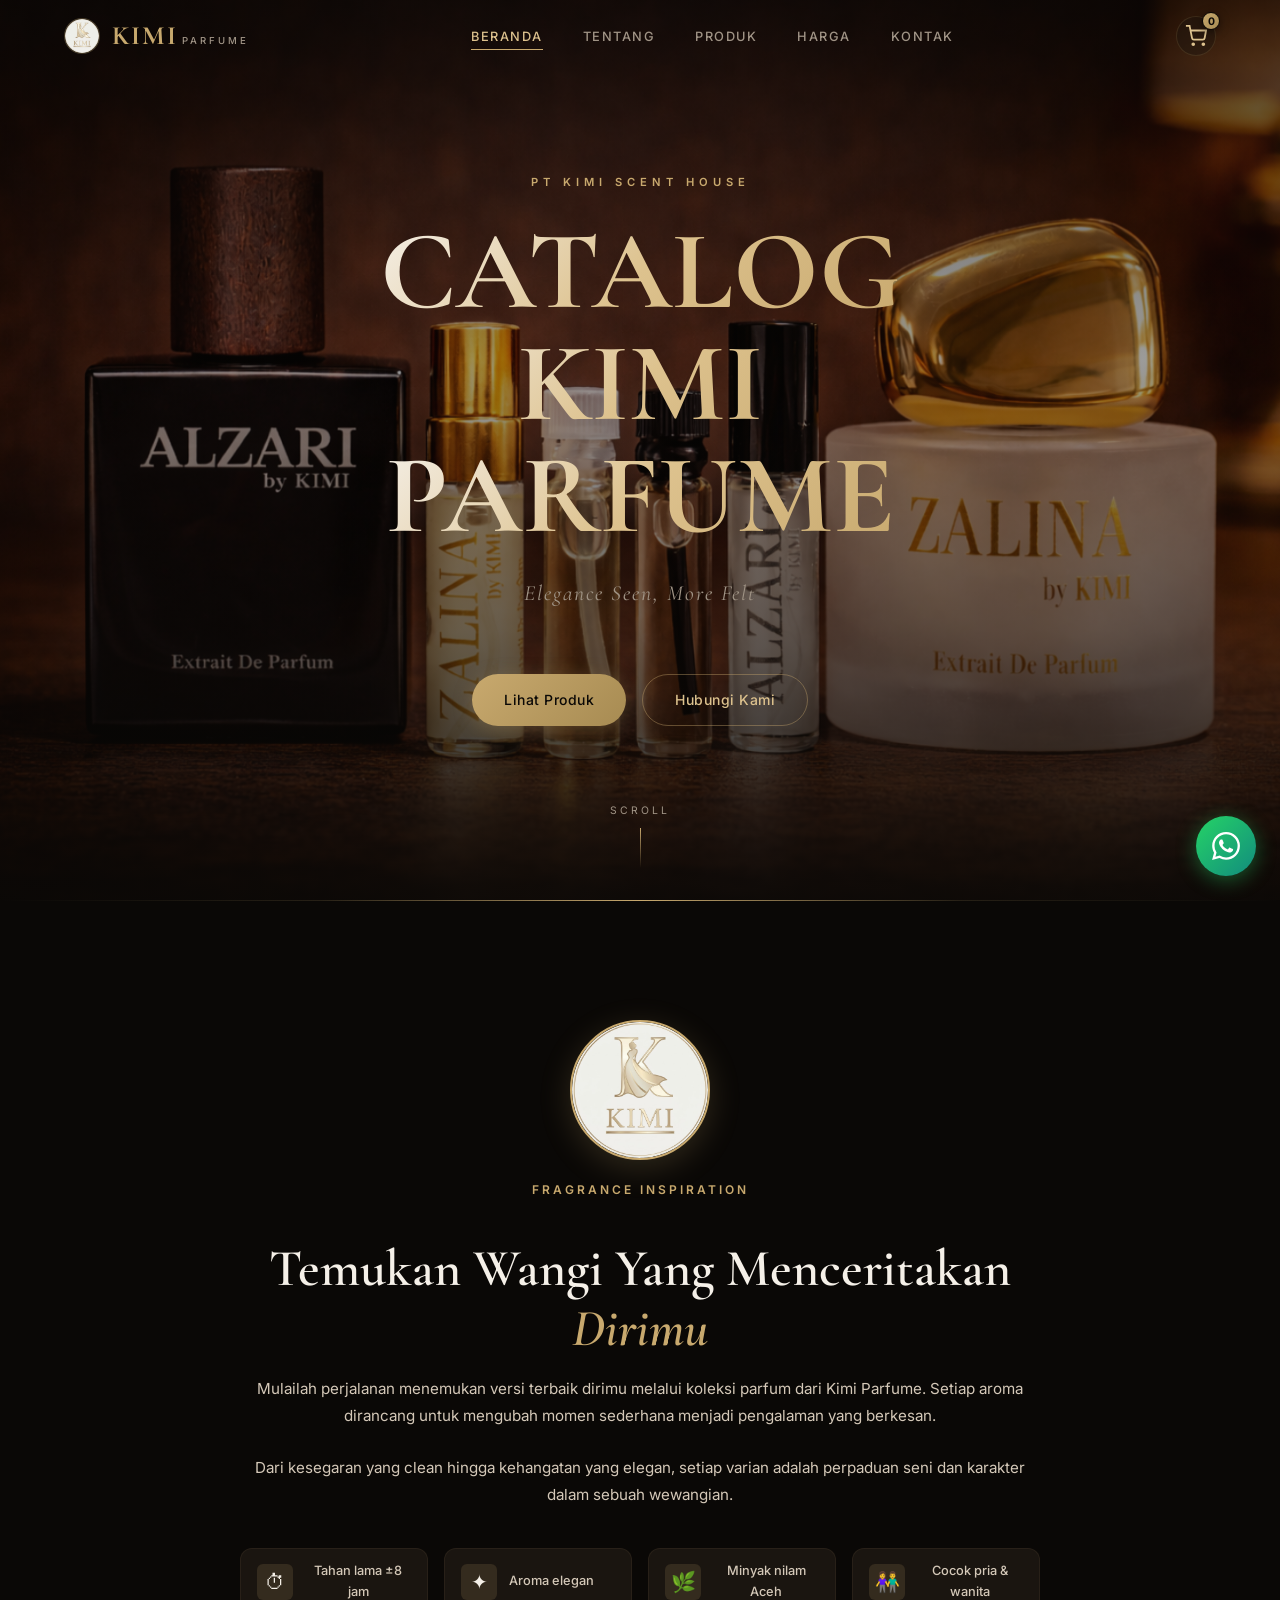
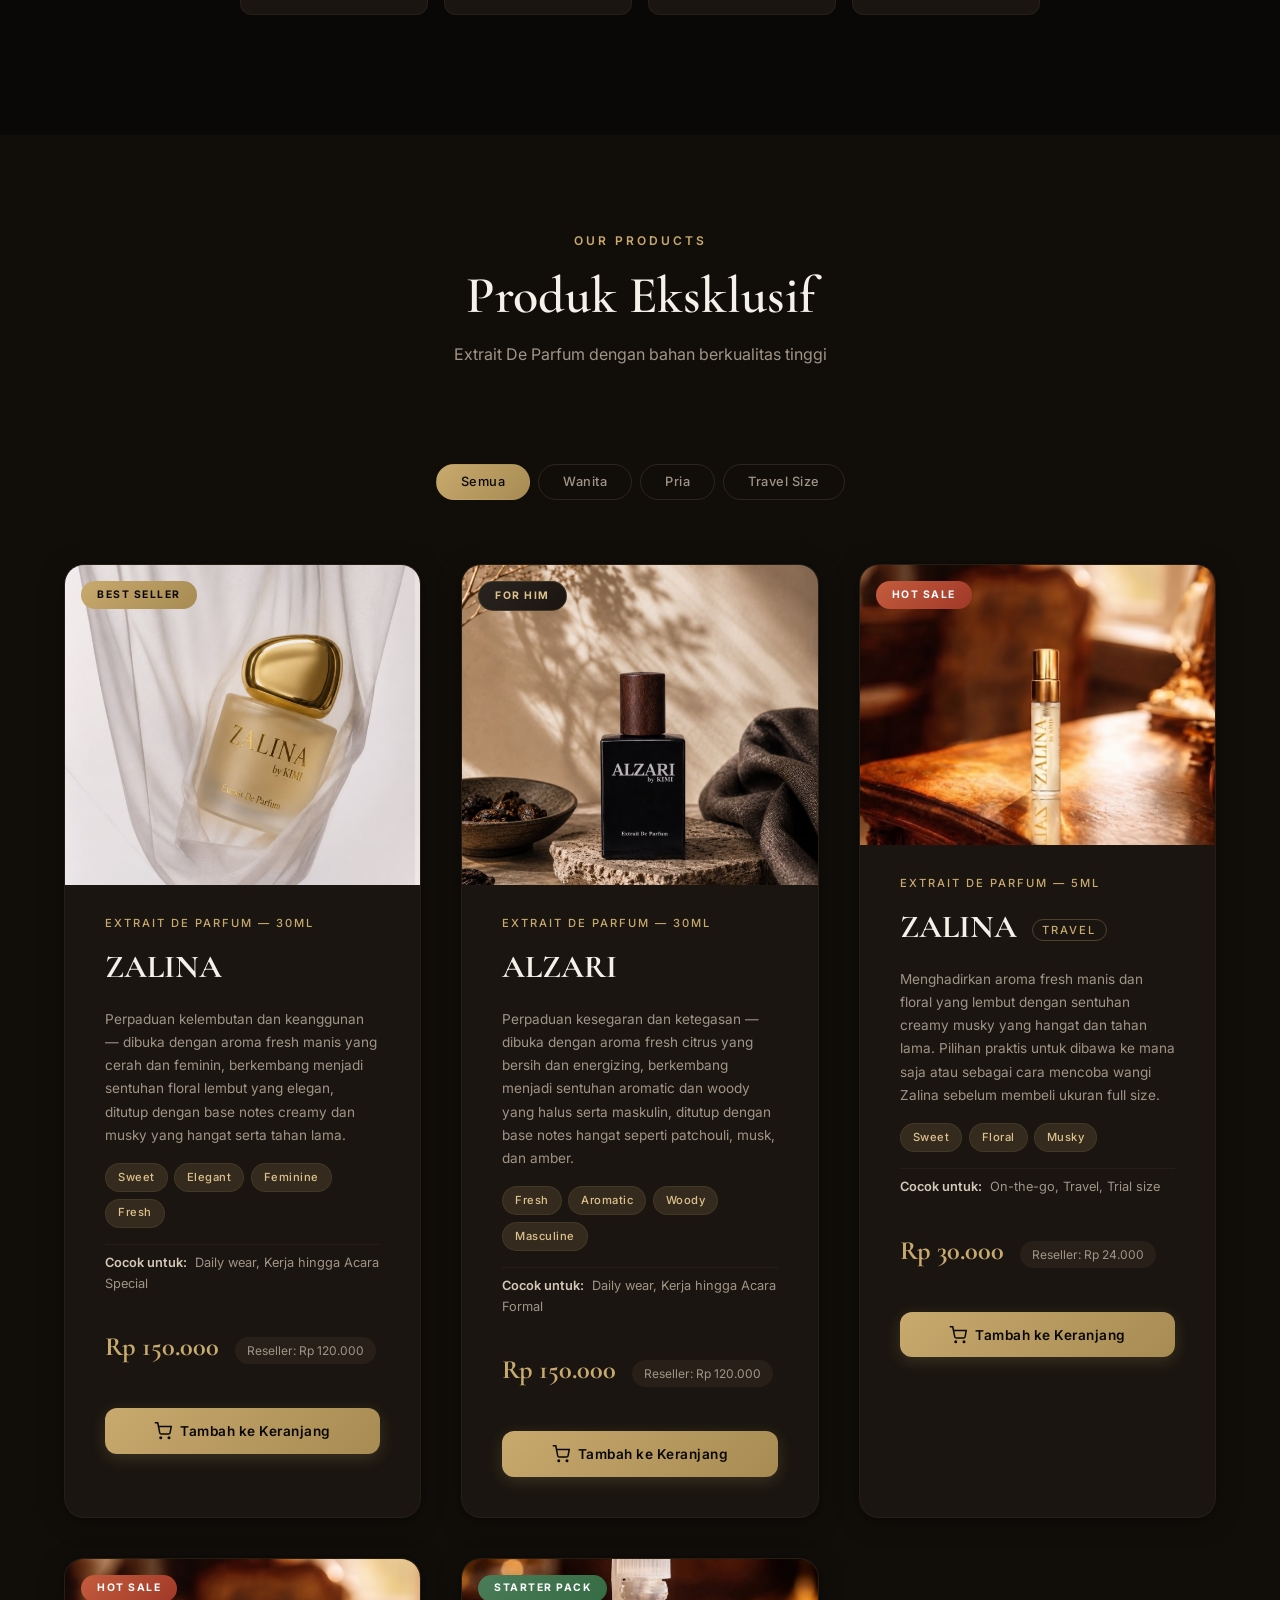
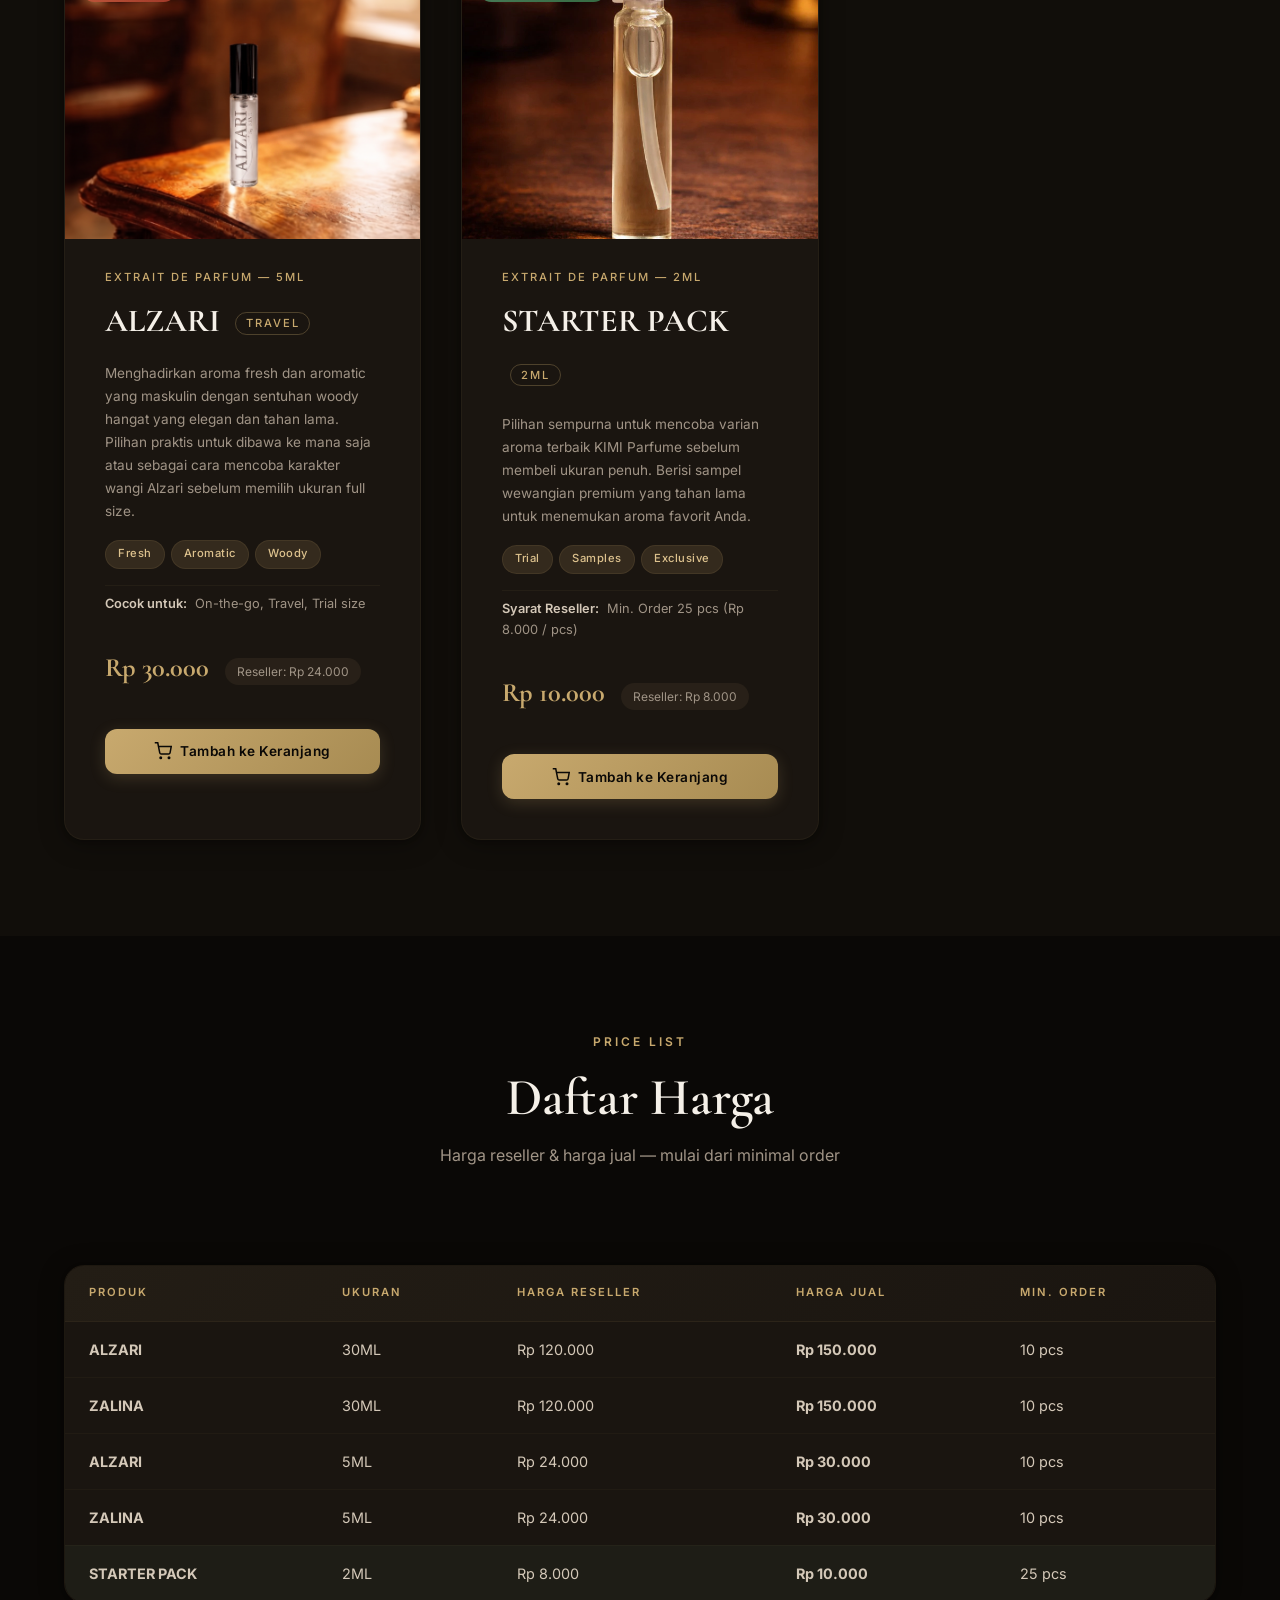
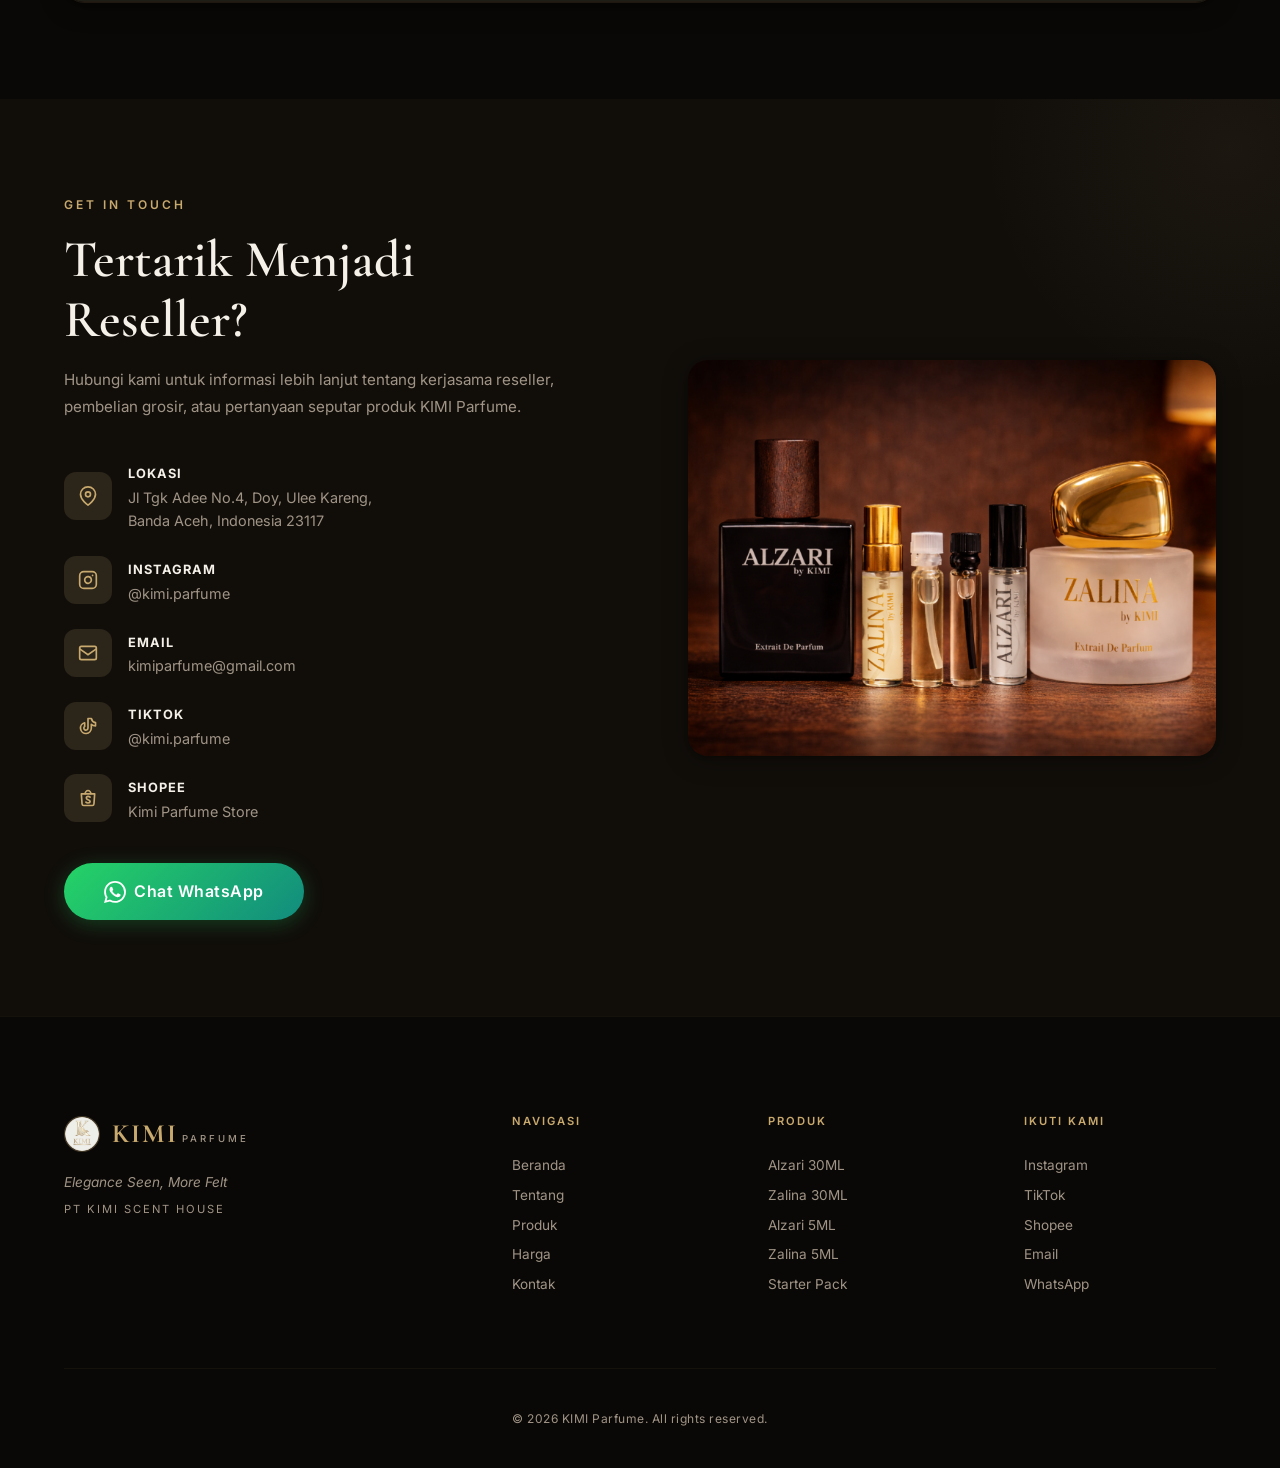
<file: kimi-parfum/index.html>
<!DOCTYPE html>
<html lang="id">

<head>
  <meta charset="UTF-8" />
  <meta name="viewport" content="width=device-width, initial-scale=1.0" />
  <title>KIMI Parfume — Elegance Seen, More Felt</title>
  <meta name="description"
    content="Koleksi parfum eksklusif dari PT Kimi Scent House. Alzari & Zalina — Extrait De Parfum dengan minyak nilam Aceh berkualitas." />
  <link rel="preconnect" href="https://fonts.googleapis.com" />
  <link rel="preconnect" href="https://fonts.gstatic.com" crossorigin />
  <link
    href="https://fonts.googleapis.com/css2?family=Cormorant+Garamond:ital,wght@0,400;0,500;0,600;0,700;1,400;1,500&family=Inter:wght@300;400;500;600&display=swap"
    rel="stylesheet" />
  <link rel="icon" type="image/png" href="images/logo.png" />
  <link rel="stylesheet" href="style.css" />
</head>

<body>
  <!-- ======= NAVBAR ======= -->
  <nav class="navbar" id="navbar">
    <div class="nav-container">
      <a href="#" class="nav-logo">
        <img src="images/logo.png" alt="KIMI Logo" class="logo-img" />
        <div class="logo-text">
          <span class="logo-kimi">KIMI</span>
          <span class="logo-parfume">PARFUME</span>
        </div>
      </a>
      <ul class="nav-menu" id="navMenu">
        <li><a href="#hero" class="nav-link active" data-section="hero">Beranda</a></li>
        <li><a href="#about" class="nav-link" data-section="about">Tentang</a></li>
        <li><a href="#products" class="nav-link" data-section="products">Produk</a></li>
        <li><a href="#pricing" class="nav-link" data-section="pricing">Harga</a></li>
        <li><a href="#contact" class="nav-link" data-section="contact">Kontak</a></li>
      </ul>
      <div class="nav-actions">
        <button class="cart-icon-btn" id="cartIconBtn" aria-label="Keranjang Belanja">
          <svg width="22" height="22" viewBox="0 0 24 24" fill="none" stroke="currentColor" stroke-width="2">
            <circle cx="9" cy="21" r="1" />
            <circle cx="20" cy="21" r="1" />
            <path d="M1 1h4l2.68 13.39a2 2 0 0 0 2 1.61h9.72a2 2 0 0 0 2-1.61L23 6H6" />
          </svg>
          <span class="cart-badge" id="cartBadge">0</span>
        </button>
        <button class="nav-toggle" id="navToggle" aria-label="Toggle menu">
          <span></span><span></span><span></span>
        </button>
      </div>
    </div>
  </nav>

  <!-- ======= HERO ======= -->
  <section class="hero" id="hero">
    <div class="hero-bg">
      <img src="images/hero-bg.png" alt="KIMI Parfume Collection" />
    </div>
    <div class="hero-overlay"></div>
    <div class="hero-content">
      <p class="hero-sub animate-up">PT KIMI SCENT HOUSE</p>
      <h1 class="hero-title animate-up delay-1">
        <span>CATALOG</span>
        <span>KIMI</span>
        <span>PARFUME</span>
      </h1>
      <p class="hero-tagline animate-up delay-2">Elegance Seen, More Felt</p>
      <div class="hero-actions animate-up delay-3">
        <a href="#products" class="btn btn-primary">Lihat Produk</a>
        <a href="#contact" class="btn btn-outline">Hubungi Kami</a>
      </div>
    </div>
    <div class="hero-scroll-indicator">
      <span>Scroll</span>
      <div class="scroll-line"></div>
    </div>
  </section>

  <!-- ======= ABOUT ======= -->
  <section class="about" id="about">
    <div class="container">
      <div class="about-content">
        <div class="about-text">
          <div class="about-brand-header">
            <img src="images/logo.png" alt="KIMI Logo" class="about-logo" />
            <p class="section-label">Fragrance Inspiration</p>
          </div>
          <h2 class="section-title">Temukan Wangi Yang Menceritakan <em>Dirimu</em></h2>
          <p class="about-desc">
            Mulailah perjalanan menemukan versi terbaik dirimu melalui koleksi parfum dari Kimi Parfume. Setiap aroma
            dirancang untuk mengubah momen sederhana menjadi pengalaman yang berkesan.
          </p>
          <p class="about-desc">
            Dari kesegaran yang clean hingga kehangatan yang elegan, setiap varian adalah perpaduan seni dan karakter
            dalam sebuah wewangian.
          </p>
          <div class="about-features">
            <div class="feature-item">
              <div class="feature-icon">⏱</div>
              <span>Tahan lama ±8 jam</span>
            </div>
            <div class="feature-item">
              <div class="feature-icon">✦</div>
              <span>Aroma elegan</span>
            </div>
            <div class="feature-item">
              <div class="feature-icon">🌿</div>
              <span>Minyak nilam Aceh</span>
            </div>
            <div class="feature-item">
              <div class="feature-icon">👫</div>
              <span>Cocok pria & wanita</span>
            </div>
          </div>
        </div>
      </div>
    </div>
  </section>

  <!-- ======= PRODUCTS ======= -->
  <section class="products" id="products">
    <div class="container">
      <div class="section-header">
        <p class="section-label">Our Products</p>
        <h2 class="section-title">Produk Eksklusif</h2>
        <p class="section-subtitle">Extrait De Parfum dengan bahan berkualitas tinggi</p>
      </div>

      <!-- Filter Tabs -->
      <div class="filter-tabs">
        <button class="filter-btn active" data-filter="all">Semua</button>
        <button class="filter-btn" data-filter="wanita">Wanita</button>
        <button class="filter-btn" data-filter="pria">Pria</button>
        <button class="filter-btn" data-filter="travel">Travel Size</button>
      </div>

      <!-- Product Grid -->
      <div class="product-grid">
        <!-- ZALINA 30ML -->
        <div class="product-card" data-category="wanita" id="product-zalina-30" data-product-id="zalina-30"
          data-product-name="ZALINA 30ML" data-product-price="150000" data-product-img="images/product-zalina-30ml.png">
          <div class="product-badge">Best Seller</div>
          <div class="product-image">
            <img src="images/product-zalina-30ml.png" alt="ZALINA 30ML" loading="lazy" />
            <div class="product-image-overlay">
              <span class="img-note">ZALINA by KIMI</span>
            </div>
          </div>
          <div class="product-info">
            <span class="product-type">Extrait De Parfum — 30ML</span>
            <h3 class="product-name">ZALINA</h3>
            <p class="product-desc">
              Perpaduan kelembutan dan keanggunan — dibuka dengan aroma fresh manis yang cerah dan feminin, berkembang
              menjadi sentuhan floral lembut yang elegan, ditutup dengan base notes creamy dan musky yang hangat serta
              tahan lama.
            </p>
            <div class="product-characters">
              <span class="char-tag">Sweet</span>
              <span class="char-tag">Elegant</span>
              <span class="char-tag">Feminine</span>
              <span class="char-tag">Fresh</span>
            </div>
            <div class="product-suitable">
              <span class="suitable-label">Cocok untuk:</span>
              <span>Daily wear, Kerja hingga Acara Special</span>
            </div>
            <div class="product-price">
              <span class="price-main">Rp 150.000</span>
              <span class="price-reseller">Reseller: Rp 120.000</span>
            </div>
            <div class="product-actions">
              <button class="btn btn-add-cart" onclick="addToCart(this)">
                <svg width="18" height="18" viewBox="0 0 24 24" fill="none" stroke="currentColor" stroke-width="2">
                  <circle cx="9" cy="21" r="1" />
                  <circle cx="20" cy="21" r="1" />
                  <path d="M1 1h4l2.68 13.39a2 2 0 0 0 2 1.61h9.72a2 2 0 0 0 2-1.61L23 6H6" />
                </svg>
                Tambah ke Keranjang
              </button>
            </div>
          </div>
        </div>

        <!-- ALZARI 30ML -->
        <div class="product-card" data-category="pria" id="product-alzari-30" data-product-id="alzari-30"
          data-product-name="ALZARI 30ML" data-product-price="150000" data-product-img="images/product-alzari-30ml.png">
          <div class="product-badge badge-dark">For Him</div>
          <div class="product-image">
            <img src="images/product-alzari-30ml.png" alt="ALZARI 30ML" loading="lazy" />
            <div class="product-image-overlay">
              <span class="img-note">ALZARI by KIMI</span>
            </div>
          </div>
          <div class="product-info">
            <span class="product-type">Extrait De Parfum — 30ML</span>
            <h3 class="product-name">ALZARI</h3>
            <p class="product-desc">
              Perpaduan kesegaran dan ketegasan — dibuka dengan aroma fresh citrus yang bersih dan energizing,
              berkembang menjadi sentuhan aromatic dan woody yang halus serta maskulin, ditutup dengan base notes hangat
              seperti patchouli, musk, dan amber.
            </p>
            <div class="product-characters">
              <span class="char-tag">Fresh</span>
              <span class="char-tag">Aromatic</span>
              <span class="char-tag">Woody</span>
              <span class="char-tag">Masculine</span>
            </div>
            <div class="product-suitable">
              <span class="suitable-label">Cocok untuk:</span>
              <span>Daily wear, Kerja hingga Acara Formal</span>
            </div>
            <div class="product-price">
              <span class="price-main">Rp 150.000</span>
              <span class="price-reseller">Reseller: Rp 120.000</span>
            </div>
            <div class="product-actions">
              <button class="btn btn-add-cart" onclick="addToCart(this)">
                <svg width="18" height="18" viewBox="0 0 24 24" fill="none" stroke="currentColor" stroke-width="2">
                  <circle cx="9" cy="21" r="1" />
                  <circle cx="20" cy="21" r="1" />
                  <path d="M1 1h4l2.68 13.39a2 2 0 0 0 2 1.61h9.72a2 2 0 0 0 2-1.61L23 6H6" />
                </svg>
                Tambah ke Keranjang
              </button>
            </div>
          </div>
        </div>

        <!-- ZALINA 5ML -->
        <div class="product-card" data-category="wanita travel" id="product-zalina-5" data-product-id="zalina-5"
          data-product-name="ZALINA 5ML" data-product-price="30000" data-product-img="images/product-zalina-5ml.png">
          <div class="product-badge badge-hot">Hot Sale</div>
          <div class="product-image product-image-small">
            <img src="images/product-zalina-5ml.png" alt="ZALINA 5ML" loading="lazy" />
            <div class="product-image-overlay">
              <span class="img-note">Travel Size</span>
            </div>
          </div>
          <div class="product-info">
            <span class="product-type">Extrait De Parfum — 5ML</span>
            <h3 class="product-name">ZALINA <span class="size-label">Travel</span></h3>
            <p class="product-desc">
              Menghadirkan aroma fresh manis dan floral yang lembut dengan sentuhan creamy musky yang hangat dan tahan
              lama. Pilihan praktis untuk dibawa ke mana saja atau sebagai cara mencoba wangi Zalina sebelum membeli
              ukuran full size.
            </p>
            <div class="product-characters">
              <span class="char-tag">Sweet</span>
              <span class="char-tag">Floral</span>
              <span class="char-tag">Musky</span>
            </div>
            <div class="product-suitable">
              <span class="suitable-label">Cocok untuk:</span>
              <span>On-the-go, Travel, Trial size</span>
            </div>
            <div class="product-price">
              <span class="price-main">Rp 30.000</span>
              <span class="price-reseller">Reseller: Rp 24.000</span>
            </div>
            <div class="product-actions">
              <button class="btn btn-add-cart" onclick="addToCart(this)">
                <svg width="18" height="18" viewBox="0 0 24 24" fill="none" stroke="currentColor" stroke-width="2">
                  <circle cx="9" cy="21" r="1" />
                  <circle cx="20" cy="21" r="1" />
                  <path d="M1 1h4l2.68 13.39a2 2 0 0 0 2 1.61h9.72a2 2 0 0 0 2-1.61L23 6H6" />
                </svg>
                Tambah ke Keranjang
              </button>
            </div>
          </div>
        </div>

        <!-- ALZARI 5ML -->
        <div class="product-card" data-category="pria travel" id="product-alzari-5" data-product-id="alzari-5"
          data-product-name="ALZARI 5ML" data-product-price="30000" data-product-img="images/product-alzari-5ml.png">
          <div class="product-badge badge-hot">Hot Sale</div>
          <div class="product-image product-image-small">
            <img src="images/product-alzari-5ml.png" alt="ALZARI 5ML" loading="lazy" />
            <div class="product-image-overlay">
              <span class="img-note">Travel Size</span>
            </div>
          </div>
          <div class="product-info">
            <span class="product-type">Extrait De Parfum — 5ML</span>
            <h3 class="product-name">ALZARI <span class="size-label">Travel</span></h3>
            <p class="product-desc">
              Menghadirkan aroma fresh dan aromatic yang maskulin dengan sentuhan woody hangat yang elegan dan tahan
              lama. Pilihan praktis untuk dibawa ke mana saja atau sebagai cara mencoba karakter wangi Alzari sebelum
              memilih ukuran full size.
            </p>
            <div class="product-characters">
              <span class="char-tag">Fresh</span>
              <span class="char-tag">Aromatic</span>
              <span class="char-tag">Woody</span>
            </div>
            <div class="product-suitable">
              <span class="suitable-label">Cocok untuk:</span>
              <span>On-the-go, Travel, Trial size</span>
            </div>
            <div class="product-price">
              <span class="price-main">Rp 30.000</span>
              <span class="price-reseller">Reseller: Rp 24.000</span>
            </div>
            <div class="product-actions">
              <button class="btn btn-add-cart" onclick="addToCart(this)">
                <svg width="18" height="18" viewBox="0 0 24 24" fill="none" stroke="currentColor" stroke-width="2">
                  <circle cx="9" cy="21" r="1" />
                  <circle cx="20" cy="21" r="1" />
                  <path d="M1 1h4l2.68 13.39a2 2 0 0 0 2 1.61h9.72a2 2 0 0 0 2-1.61L23 6H6" />
                </svg>
                Tambah ke Keranjang
              </button>
            </div>
          </div>
        </div>

        <!-- STARTER PACK 2ML -->
        <div class="product-card" data-category="travel" id="product-starter" data-product-id="starter-2"
          data-product-name="STARTER PACK 2ML" data-product-price="10000"
          data-product-img="images/product-starter-2ml.png">
          <div class="product-badge badge-starter">Starter Pack</div>
          <div class="product-image product-image-small product-image-starter">
            <img src="images/product-starter-2ml.png" alt="STARTER PACK 2ML" loading="lazy" />
            <div class="product-image-overlay">
              <span class="img-note">2ML Samples</span>
            </div>
          </div>
          <div class="product-info">
            <span class="product-type">Extrait De Parfum — 2ML</span>
            <h3 class="product-name">STARTER PACK <span class="size-label">2ML</span></h3>
            <p class="product-desc">
              Pilihan sempurna untuk mencoba varian aroma terbaik KIMI Parfume sebelum membeli ukuran penuh. Berisi
              sampel wewangian premium yang tahan lama untuk menemukan aroma favorit Anda.
            </p>
            <div class="product-characters">
              <span class="char-tag">Trial</span>
              <span class="char-tag">Samples</span>
              <span class="char-tag">Exclusive</span>
            </div>
            <div class="product-suitable">
              <span class="suitable-label">Syarat Reseller:</span>
              <span>Min. Order 25 pcs (Rp 8.000 / pcs)</span>
            </div>
            <div class="product-price">
              <span class="price-main">Rp 10.000</span>
              <span class="price-reseller">Reseller: Rp 8.000</span>
            </div>
            <div class="product-actions">
              <button class="btn btn-add-cart" onclick="addToCart(this)">
                <svg width="18" height="18" viewBox="0 0 24 24" fill="none" stroke="currentColor" stroke-width="2">
                  <circle cx="9" cy="21" r="1" />
                  <circle cx="20" cy="21" r="1" />
                  <path d="M1 1h4l2.68 13.39a2 2 0 0 0 2 1.61h9.72a2 2 0 0 0 2-1.61L23 6H6" />
                </svg>
                Tambah ke Keranjang
              </button>
            </div>
          </div>
        </div>
      </div>
    </div>
  </section>

  <!-- ======= PRICING TABLE ======= -->
  <section class="pricing" id="pricing">
    <div class="container">
      <div class="section-header">
        <p class="section-label">Price List</p>
        <h2 class="section-title">Daftar Harga</h2>
        <p class="section-subtitle">Harga reseller & harga jual — mulai dari minimal order</p>
      </div>

      <div class="pricing-table-wrapper">
        <table class="pricing-table">
          <thead>
            <tr>
              <th>Produk</th>
              <th>Ukuran</th>
              <th>Harga Reseller</th>
              <th>Harga Jual</th>
              <th>Min. Order</th>
            </tr>
          </thead>
          <tbody>
            <tr>
              <td><strong>ALZARI</strong></td>
              <td>30ML</td>
              <td>Rp 120.000</td>
              <td><strong>Rp 150.000</strong></td>
              <td>10 pcs</td>
            </tr>
            <tr>
              <td><strong>ZALINA</strong></td>
              <td>30ML</td>
              <td>Rp 120.000</td>
              <td><strong>Rp 150.000</strong></td>
              <td>10 pcs</td>
            </tr>
            <tr>
              <td><strong>ALZARI</strong></td>
              <td>5ML</td>
              <td>Rp 24.000</td>
              <td><strong>Rp 30.000</strong></td>
              <td>10 pcs</td>
            </tr>
            <tr>
              <td><strong>ZALINA</strong></td>
              <td>5ML</td>
              <td>Rp 24.000</td>
              <td><strong>Rp 30.000</strong></td>
              <td>10 pcs</td>
            </tr>
            <tr class="highlight-row">
              <td><strong>STARTER PACK</strong></td>
              <td>2ML</td>
              <td>Rp 8.000</td>
              <td><strong>Rp 10.000</strong></td>
              <td>25 pcs</td>
            </tr>
          </tbody>
        </table>
      </div>

      <!-- Mobile Pricing Cards -->
      <div class="pricing-cards-mobile">
        <div class="pricing-card-m">
          <div class="pcm-header">
            <h4>ALZARI</h4><span class="pcm-size">30ML</span>
          </div>
          <div class="pcm-prices">
            <div><span class="pcm-label">Reseller</span><span class="pcm-value">Rp 120.000</span></div>
            <div><span class="pcm-label">Jual</span><span class="pcm-value pcm-main">Rp 150.000</span></div>
          </div>
          <div class="pcm-min">Min. order 10 pcs</div>
        </div>
        <div class="pricing-card-m">
          <div class="pcm-header">
            <h4>ZALINA</h4><span class="pcm-size">30ML</span>
          </div>
          <div class="pcm-prices">
            <div><span class="pcm-label">Reseller</span><span class="pcm-value">Rp 120.000</span></div>
            <div><span class="pcm-label">Jual</span><span class="pcm-value pcm-main">Rp 150.000</span></div>
          </div>
          <div class="pcm-min">Min. order 10 pcs</div>
        </div>
        <div class="pricing-card-m">
          <div class="pcm-header">
            <h4>ALZARI</h4><span class="pcm-size">5ML</span>
          </div>
          <div class="pcm-prices">
            <div><span class="pcm-label">Reseller</span><span class="pcm-value">Rp 24.000</span></div>
            <div><span class="pcm-label">Jual</span><span class="pcm-value pcm-main">Rp 30.000</span></div>
          </div>
          <div class="pcm-min">Min. order 10 pcs</div>
        </div>
        <div class="pricing-card-m">
          <div class="pcm-header">
            <h4>ZALINA</h4><span class="pcm-size">5ML</span>
          </div>
          <div class="pcm-prices">
            <div><span class="pcm-label">Reseller</span><span class="pcm-value">Rp 24.000</span></div>
            <div><span class="pcm-label">Jual</span><span class="pcm-value pcm-main">Rp 30.000</span></div>
          </div>
          <div class="pcm-min">Min. order 10 pcs</div>
        </div>
        <div class="pricing-card-m pcm-highlight">
          <div class="pcm-header">
            <h4>STARTER PACK</h4><span class="pcm-size">2ML</span>
          </div>
          <div class="pcm-prices">
            <div><span class="pcm-label">Reseller</span><span class="pcm-value">Rp 8.000</span></div>
            <div><span class="pcm-label">Jual</span><span class="pcm-value pcm-main">Rp 10.000</span></div>
          </div>
          <div class="pcm-min">Min. order 25 pcs</div>
        </div>
      </div>
    </div>
  </section>

  <!-- ======= CTA / CONTACT ======= -->
  <section class="contact" id="contact">
    <div class="container">
      <div class="contact-grid">
        <div class="contact-info">
          <p class="section-label">Get in Touch</p>
          <h2 class="section-title">Tertarik Menjadi<br />Reseller?</h2>
          <p class="contact-desc">
            Hubungi kami untuk informasi lebih lanjut tentang kerjasama reseller, pembelian grosir, atau pertanyaan
            seputar produk KIMI Parfume.
          </p>
          <div class="contact-details">
            <div class="contact-item">
              <div class="contact-icon">
                <svg width="20" height="20" viewBox="0 0 24 24" fill="none" stroke="currentColor" stroke-width="2">
                  <path d="M21 10c0 7-9 13-9 13s-9-6-9-13a9 9 0 0 1 18 0z" />
                  <circle cx="12" cy="10" r="3" />
                </svg>
              </div>
              <div>
                <strong>Lokasi</strong>
                <p><a href="https://maps.app.goo.gl/DEUCS7xTc8w2zy6w5" target="_blank" rel="noopener"
                    style="color: inherit;">Jl Tgk Adee No.4, Doy, Ulee Kareng,<br />Banda Aceh, Indonesia 23117</a></p>
              </div>
            </div>
            <div class="contact-item">
              <div class="contact-icon">
                <svg width="20" height="20" viewBox="0 0 24 24" fill="none" stroke="currentColor" stroke-width="2"
                  stroke-linecap="round" stroke-linejoin="round">
                  <rect x="2" y="2" width="20" height="20" rx="5" ry="5"></rect>
                  <path d="M16 11.37A4 4 0 1 1 12.63 8 4 4 0 0 1 16 11.37z"></path>
                  <line x1="17.5" y1="6.5" x2="17.51" y2="6.5"></line>
                </svg>
              </div>
              <div>
                <strong>Instagram</strong>
                <p><a href="https://instagram.com/kimi.parfume" target="_blank" rel="noopener"
                    style="color: inherit;">@kimi.parfume</a></p>
              </div>
            </div>
            <div class="contact-item">
              <div class="contact-icon">
                <svg width="20" height="20" viewBox="0 0 24 24" fill="none" stroke="currentColor" stroke-width="2">
                  <rect x="2" y="4" width="20" height="16" rx="2" />
                  <path d="M22 7l-10 7L2 7" />
                </svg>
              </div>
              <div>
                <strong>Email</strong>
                <p><a href="mailto:kimiparfume@gmail.com" style="color: inherit;">kimiparfume@gmail.com</a></p>
              </div>
            </div>
            <div class="contact-item">
              <div class="contact-icon">
                <svg width="20" height="20" viewBox="0 0 24 24" fill="none" stroke="currentColor" stroke-width="2"
                  stroke-linecap="round" stroke-linejoin="round">
                  <path
                    d="M21 7.917v4.034a9.948 9.948 0 0 1 -5 -1.951v4.5a6.5 6.5 0 1 1 -8 -6.326v4.326a2.5 2.5 0 1 0 4 2v-11.5h4.083a6.005 6.005 0 0 0 4.917 4.917z" />
                </svg>
              </div>
              <div>
                <strong>TikTok</strong>
                <p><a href="https://www.tiktok.com/@kimi.parfume?_r=1&_t=ZS-915ReiRovnV" target="_blank" rel="noopener"
                    style="color: inherit;">@kimi.parfume</a></p>
              </div>
            </div>
            <div class="contact-item">
              <div class="contact-icon">
                <svg width="20" height="20" viewBox="0 0 24 24" fill="none" stroke="currentColor" stroke-width="2"
                  stroke-linecap="round" stroke-linejoin="round">
                  <path d="M4 7l.867 12.143a2 2 0 0 0 2 1.857h10.276a2 2 0 0 0 2 -1.857l.867 -12.143h-16z" />
                  <path d="M8.5 7c0 -1.653 1.5 -4 3.5 -4s3.5 2.347 3.5 4" />
                  <path
                    d="M9.5 17c.413 .462 1 1 2.5 1s2.5 -.897 2.5 -2s-1 -1.5 -2.5 -2s-2 -1.47 -2 -2c0 -1.104 1 -2 2 -2s1.5 0 2.5 1" />
                </svg>
              </div>
              <div>
                <strong>Shopee</strong>
                <p><a href="https://shopee.co.id/kimiparfume" target="_blank" rel="noopener"
                    style="color: inherit;">Kimi Parfume Store</a></p>
              </div>
            </div>
          </div>
          <a href="https://wa.me/6281284701000?text=Halo%20Kimi%20Parfume,%20saya%20ingin%20bertanya%20tentang%20produk"
            class="btn btn-whatsapp" target="_blank" rel="noopener">
            <svg width="22" height="22" viewBox="0 0 24 24" fill="currentColor">
              <path
                d="M17.472 14.382c-.297-.149-1.758-.867-2.03-.967-.273-.099-.471-.148-.67.15-.197.297-.767.966-.94 1.164-.173.199-.347.223-.644.075-.297-.15-1.255-.463-2.39-1.475-.883-.788-1.48-1.761-1.653-2.059-.173-.297-.018-.458.13-.606.134-.133.298-.347.446-.52.149-.174.198-.298.298-.497.099-.198.05-.371-.025-.52-.075-.149-.669-1.612-.916-2.207-.242-.579-.487-.5-.669-.51-.173-.008-.371-.01-.57-.01-.198 0-.52.074-.792.372-.272.297-1.04 1.016-1.04 2.479 0 1.462 1.065 2.875 1.213 3.074.149.198 2.096 3.2 5.077 4.487.709.306 1.262.489 1.694.625.712.227 1.36.195 1.871.118.571-.085 1.758-.719 2.006-1.413.248-.694.248-1.289.173-1.413-.074-.124-.272-.198-.57-.347m-5.421 7.403h-.004a9.87 9.87 0 01-5.031-1.378l-.361-.214-3.741.982.998-3.648-.235-.374a9.86 9.86 0 01-1.51-5.26c.001-5.45 4.436-9.884 9.888-9.884 2.64 0 5.122 1.03 6.988 2.898a9.825 9.825 0 012.893 6.994c-.003 5.45-4.437 9.884-9.885 9.884m8.413-18.297A11.815 11.815 0 0012.05 0C5.495 0 .16 5.335.157 11.892c0 2.096.547 4.142 1.588 5.945L.057 24l6.305-1.654a11.882 11.882 0 005.683 1.448h.005c6.554 0 11.89-5.335 11.893-11.893a11.821 11.821 0 00-3.48-8.413z" />
            </svg>
            Chat WhatsApp
          </a>
        </div>
        <div class="contact-image">
          <img src="images/hero-bg.png" alt="KIMI Parfume Products" loading="lazy" />
        </div>
      </div>
    </div>
  </section>

  <!-- ======= FOOTER ======= -->
  <footer class="footer">
    <div class="container">
      <div class="footer-content">
        <div class="footer-brand">
          <div class="nav-logo">
            <img src="images/logo.png" alt="KIMI Logo" class="logo-img" />
            <div class="logo-text">
              <span class="logo-kimi">KIMI</span>
              <span class="logo-parfume">PARFUME</span>
            </div>
          </div>
          <p>Elegance Seen, More Felt</p>
          <p class="footer-company">PT KIMI SCENT HOUSE</p>
        </div>
        <div class="footer-links">
          <h4>Navigasi</h4>
          <a href="#hero">Beranda</a>
          <a href="#about">Tentang</a>
          <a href="#products">Produk</a>
          <a href="#pricing">Harga</a>
          <a href="#contact">Kontak</a>
        </div>
        <div class="footer-links">
          <h4>Produk</h4>
          <a href="#product-alzari-30">Alzari 30ML</a>
          <a href="#product-zalina-30">Zalina 30ML</a>
          <a href="#product-alzari-5">Alzari 5ML</a>
          <a href="#product-zalina-5">Zalina 5ML</a>
          <a href="#product-starter">Starter Pack</a>
        </div>
        <div class="footer-links">
          <h4>Ikuti Kami</h4>
          <a href="https://instagram.com/kimi.parfume" target="_blank" rel="noopener">Instagram</a>
          <a href="https://www.tiktok.com/@kimi.parfume?_r=1&_t=ZS-915ReiRovnV" target="_blank"
            rel="noopener">TikTok</a>
          <a href="https://shopee.co.id/kimiparfume" target="_blank" rel="noopener">Shopee</a>
          <a href="mailto:kimiparfume@gmail.com">Email</a>
          <a href="https://wa.me/6281284701000" target="_blank" rel="noopener">WhatsApp</a>
        </div>
      </div>
      <div class="footer-bottom">
        <p>&copy; 2026 KIMI Parfume. All rights reserved.</p>
      </div>
    </div>
  </footer>

  <!-- ======= CART SIDEBAR ======= -->
  <div class="cart-overlay" id="cartOverlay"></div>
  <aside class="cart-sidebar" id="cartSidebar">
    <div class="cart-header">
      <h3>
        <svg width="22" height="22" viewBox="0 0 24 24" fill="none" stroke="currentColor" stroke-width="2">
          <circle cx="9" cy="21" r="1" />
          <circle cx="20" cy="21" r="1" />
          <path d="M1 1h4l2.68 13.39a2 2 0 0 0 2 1.61h9.72a2 2 0 0 0 2-1.61L23 6H6" />
        </svg>
        Keranjang Belanja
      </h3>
      <button class="cart-close" id="cartClose" aria-label="Tutup keranjang">
        <svg width="24" height="24" viewBox="0 0 24 24" fill="none" stroke="currentColor" stroke-width="2">
          <line x1="18" y1="6" x2="6" y2="18" />
          <line x1="6" y1="6" x2="18" y2="18" />
        </svg>
      </button>
    </div>
    <div class="cart-items" id="cartItems">
      <!-- Cart items will be inserted here by JS -->
      <div class="cart-empty" id="cartEmpty">
        <svg width="48" height="48" viewBox="0 0 24 24" fill="none" stroke="currentColor" stroke-width="1.5"
          opacity="0.3">
          <circle cx="9" cy="21" r="1" />
          <circle cx="20" cy="21" r="1" />
          <path d="M1 1h4l2.68 13.39a2 2 0 0 0 2 1.61h9.72a2 2 0 0 0 2-1.61L23 6H6" />
        </svg>
        <p>Keranjang masih kosong</p>
        <span>Tambahkan produk favorit kamu!</span>
      </div>
    </div>
    <div class="cart-footer" id="cartFooter">
      <div class="cart-price-type">
        <span>Tipe Pembelian</span>
        <div class="price-type-toggle">
          <label class="toggle-label">
            <input type="radio" name="priceType" value="retail" checked onchange="updateCartTotal()">
            <span>Eceran</span>
          </label>
          <label class="toggle-label">
            <input type="radio" name="priceType" value="reseller" onchange="updateCartTotal()">
            <span>Reseller</span>
          </label>
        </div>
      </div>
      <div class="cart-reseller-note" id="cartResellerNote">
        * Minimal order reseller: 10 pcs (ukuran 5ml/30ml).
      </div>
      <div class="cart-total">
        <span>Total</span>
        <span class="cart-total-price" id="cartTotalPrice">Rp 0</span>
      </div>
      <button class="btn btn-checkout" id="btnCheckout" onclick="checkoutWhatsApp()">
        <svg width="20" height="20" viewBox="0 0 24 24" fill="currentColor">
          <path
            d="M17.472 14.382c-.297-.149-1.758-.867-2.03-.967-.273-.099-.471-.148-.67.15-.197.297-.767.966-.94 1.164-.173.199-.347.223-.644.075-.297-.15-1.255-.463-2.39-1.475-.883-.788-1.48-1.761-1.653-2.059-.173-.297-.018-.458.13-.606.134-.133.298-.347.446-.52.149-.174.198-.298.298-.497.099-.198.05-.371-.025-.52-.075-.149-.669-1.612-.916-2.207-.242-.579-.487-.5-.669-.51-.173-.008-.371-.01-.57-.01-.198 0-.52.074-.792.372-.272.297-1.04 1.016-1.04 2.479 0 1.462 1.065 2.875 1.213 3.074.149.198 2.096 3.2 5.077 4.487.709.306 1.262.489 1.694.625.712.227 1.36.195 1.871.118.571-.085 1.758-.719 2.006-1.413.248-.694.248-1.289.173-1.413-.074-.124-.272-.198-.57-.347m-5.421 7.403h-.004a9.87 9.87 0 01-5.031-1.378l-.361-.214-3.741.982.998-3.648-.235-.374a9.86 9.86 0 01-1.51-5.26c.001-5.45 4.436-9.884 9.888-9.884 2.64 0 5.122 1.03 6.988 2.898a9.825 9.825 0 012.893 6.994c-.003 5.45-4.437 9.884-9.885 9.884m8.413-18.297A11.815 11.815 0 0012.05 0C5.495 0 .16 5.335.157 11.892c0 2.096.547 4.142 1.588 5.945L.057 24l6.305-1.654a11.882 11.882 0 005.683 1.448h.005c6.554 0 11.89-5.335 11.893-11.893a11.821 11.821 0 00-3.48-8.413z" />
        </svg>
        Checkout via WhatsApp
      </button>
      <button class="btn btn-clear-cart" id="btnClearCart" onclick="clearCart()">
        Kosongkan Keranjang
      </button>
    </div>
  </aside>

  <!-- Toast Notification -->
  <div class="toast" id="toast">
    <svg width="18" height="18" viewBox="0 0 24 24" fill="none" stroke="currentColor" stroke-width="2">
      <path d="M22 11.08V12a10 10 0 1 1-5.93-9.14" />
      <polyline points="22 4 12 14.01 9 11.01" />
    </svg>
    <span id="toastMsg">Produk ditambahkan!</span>
  </div>

  <!-- Floating WhatsApp Button -->
  <a href="https://wa.me/6281284701000?text=Halo%20Kimi%20Parfume" class="floating-wa" target="_blank" rel="noopener"
    aria-label="Chat WhatsApp">
    <svg width="28" height="28" viewBox="0 0 24 24" fill="currentColor">
      <path
        d="M17.472 14.382c-.297-.149-1.758-.867-2.03-.967-.273-.099-.471-.148-.67.15-.197.297-.767.966-.94 1.164-.173.199-.347.223-.644.075-.297-.15-1.255-.463-2.39-1.475-.883-.788-1.48-1.761-1.653-2.059-.173-.297-.018-.458.13-.606.134-.133.298-.347.446-.52.149-.174.198-.298.298-.497.099-.198.05-.371-.025-.52-.075-.149-.669-1.612-.916-2.207-.242-.579-.487-.5-.669-.51-.173-.008-.371-.01-.57-.01-.198 0-.52.074-.792.372-.272.297-1.04 1.016-1.04 2.479 0 1.462 1.065 2.875 1.213 3.074.149.198 2.096 3.2 5.077 4.487.709.306 1.262.489 1.694.625.712.227 1.36.195 1.871.118.571-.085 1.758-.719 2.006-1.413.248-.694.248-1.289.173-1.413-.074-.124-.272-.198-.57-.347m-5.421 7.403h-.004a9.87 9.87 0 01-5.031-1.378l-.361-.214-3.741.982.998-3.648-.235-.374a9.86 9.86 0 01-1.51-5.26c.001-5.45 4.436-9.884 9.888-9.884 2.64 0 5.122 1.03 6.988 2.898a9.825 9.825 0 012.893 6.994c-.003 5.45-4.437 9.884-9.885 9.884m8.413-18.297A11.815 11.815 0 0012.05 0C5.495 0 .16 5.335.157 11.892c0 2.096.547 4.142 1.588 5.945L.057 24l6.305-1.654a11.882 11.882 0 005.683 1.448h.005c6.554 0 11.89-5.335 11.893-11.893a11.821 11.821 0 00-3.48-8.413z" />
    </svg>
  </a>

  <script src="script.js"></script>
</body>

</html>
</file>
<file: kimi-parfum/style.css>
/* =========================================
   KIMI PARFUME — Premium Catalog Website
   Design System & Global Styles
   ========================================= */

/* === CSS Custom Properties === */
:root {
  /* Color Palette — Luxurious warm tones */
  --clr-bg: #0a0806;
  --clr-bg-alt: #110e0a;
  --clr-surface: #1a1510;
  --clr-surface-2: #231d15;
  --clr-surface-glass: rgba(26, 21, 16, 0.75);

  --clr-gold: #c8a96e;
  --clr-gold-light: #ddc28e;
  --clr-gold-dark: #a78b52;
  --clr-gold-glow: rgba(200, 169, 110, 0.15);

  --clr-text: #f5f0e8;
  --clr-text-muted: #a09486;
  --clr-text-soft: #d4c8b8;

  --clr-accent-hot: #c45c3e;
  --clr-accent-starter: #4a7c59;
  --clr-accent-dark: #2a2420;

  --clr-white: #fff;
  --clr-black: #000;

  /* Typography */
  --ff-heading: 'Cormorant Garamond', 'Georgia', serif;
  --ff-body: 'Inter', -apple-system, BlinkMacSystemFont, sans-serif;

  /* Spacing */
  --space-xs: 0.25rem;
  --space-sm: 0.5rem;
  --space-md: 1rem;
  --space-lg: 1.5rem;
  --space-xl: 2.5rem;
  --space-2xl: 4rem;
  --space-3xl: 6rem;

  /* Radius */
  --radius-sm: 6px;
  --radius-md: 12px;
  --radius-lg: 20px;
  --radius-xl: 28px;
  --radius-full: 9999px;

  /* Transitions */
  --ease-out: cubic-bezier(0.16, 1, 0.3, 1);
  --ease-spring: cubic-bezier(0.34, 1.56, 0.64, 1);
  --dur-fast: 0.2s;
  --dur-normal: 0.4s;
  --dur-slow: 0.7s;

  /* Shadows */
  --shadow-card: 0 4px 24px rgba(0,0,0,0.35), 0 1px 4px rgba(0,0,0,0.2);
  --shadow-glow: 0 0 40px rgba(200, 169, 110, 0.12);
  --shadow-hover: 0 12px 48px rgba(0,0,0,0.5), 0 2px 8px rgba(200, 169, 110, 0.08);

  /* Layout */
  --container-max: 1200px;
  --nav-height: 72px;
}

/* === Reset & Base === */
*,
*::before,
*::after {
  margin: 0;
  padding: 0;
  box-sizing: border-box;
}

html {
  scroll-behavior: smooth;
  scroll-padding-top: var(--nav-height);
  -webkit-text-size-adjust: 100%;
}

body {
  font-family: var(--ff-body);
  background: var(--clr-bg);
  color: var(--clr-text);
  line-height: 1.6;
  overflow-x: hidden;
  -webkit-font-smoothing: antialiased;
  -moz-osx-font-smoothing: grayscale;
}

img {
  display: block;
  max-width: 100%;
  height: auto;
}

a {
  text-decoration: none;
  color: inherit;
  transition: color var(--dur-fast) var(--ease-out);
}

button {
  border: none;
  background: none;
  cursor: pointer;
  font-family: inherit;
  color: inherit;
}

/* === Utility === */
.container {
  width: 100%;
  max-width: var(--container-max);
  margin: 0 auto;
  padding: 0 var(--space-lg);
}

.section-label {
  font-family: var(--ff-body);
  font-size: 0.75rem;
  font-weight: 600;
  text-transform: uppercase;
  letter-spacing: 3px;
  color: var(--clr-gold);
  margin-bottom: var(--space-md);
}

.section-title {
  font-family: var(--ff-heading);
  font-size: clamp(2rem, 5vw, 3.25rem);
  font-weight: 600;
  line-height: 1.15;
  color: var(--clr-text);
  margin-bottom: var(--space-md);
}

.section-title em {
  font-style: italic;
  color: var(--clr-gold);
}

.section-subtitle {
  font-size: 1rem;
  color: var(--clr-text-muted);
  max-width: 520px;
  margin: 0 auto;
}

.section-header {
  text-align: center;
  margin-bottom: var(--space-3xl);
}

/* === Buttons === */
.btn {
  display: inline-flex;
  align-items: center;
  justify-content: center;
  gap: 0.5rem;
  padding: 0.85rem 2rem;
  font-family: var(--ff-body);
  font-size: 0.875rem;
  font-weight: 500;
  letter-spacing: 0.5px;
  border-radius: var(--radius-full);
  transition: all var(--dur-normal) var(--ease-out);
  cursor: pointer;
  white-space: nowrap;
}

.btn-primary {
  background: linear-gradient(135deg, var(--clr-gold), var(--clr-gold-dark));
  color: var(--clr-bg);
  border: none;
  box-shadow: 0 4px 20px rgba(200, 169, 110, 0.3);
}

.btn-primary:hover {
  transform: translateY(-2px);
  box-shadow: 0 8px 32px rgba(200, 169, 110, 0.45);
}

.btn-outline {
  border: 1.5px solid rgba(200, 169, 110, 0.4);
  color: var(--clr-gold-light);
  background: transparent;
}

.btn-outline:hover {
  background: rgba(200, 169, 110, 0.1);
  border-color: var(--clr-gold);
  transform: translateY(-2px);
}

.btn-cart {
  background: linear-gradient(135deg, #25d366, #128c7e);
  color: var(--clr-white);
  width: 100%;
  padding: 0.75rem 1.5rem;
  border-radius: var(--radius-md);
  font-weight: 600;
  box-shadow: 0 4px 16px rgba(37, 211, 102, 0.2);
}

.btn-cart:hover {
  transform: translateY(-2px);
  box-shadow: 0 8px 28px rgba(37, 211, 102, 0.35);
}

.btn-whatsapp {
  background: linear-gradient(135deg, #25d366, #128c7e);
  color: var(--clr-white);
  padding: 1rem 2.5rem;
  font-size: 1rem;
  font-weight: 600;
  border-radius: var(--radius-full);
  box-shadow: 0 4px 20px rgba(37, 211, 102, 0.25);
}

.btn-whatsapp:hover {
  transform: translateY(-3px);
  box-shadow: 0 8px 36px rgba(37, 211, 102, 0.4);
}

/* ================================
   NAVBAR
   ================================ */
.navbar {
  position: fixed;
  top: 0;
  left: 0;
  width: 100%;
  height: var(--nav-height);
  z-index: 1000;
  transition: all var(--dur-normal) var(--ease-out);
}

.navbar.scrolled {
  background: rgba(10, 8, 6, 0.92);
  backdrop-filter: blur(20px);
  -webkit-backdrop-filter: blur(20px);
  border-bottom: 1px solid rgba(200, 169, 110, 0.1);
}

.nav-container {
  max-width: var(--container-max);
  margin: 0 auto;
  padding: 0 var(--space-lg);
  height: 100%;
  display: flex;
  align-items: center;
  justify-content: space-between;
}

.nav-logo {
  display: flex;
  align-items: center;
  gap: 0.75rem;
}

.logo-text {
  display: flex;
  align-items: baseline;
  gap: 0.25rem;
}

.logo-img {
  width: 36px;
  height: 36px;
  border-radius: 50%;
  object-fit: cover;
  border: 1px solid rgba(200, 169, 110, 0.2);
  background: var(--clr-surface-2);
}

.logo-kimi {
  font-family: var(--ff-heading);
  font-size: 1.65rem;
  font-weight: 700;
  color: var(--clr-gold);
  letter-spacing: 2px;
}

.logo-parfume {
  font-family: var(--ff-body);
  font-size: 0.6rem;
  font-weight: 500;
  text-transform: uppercase;
  letter-spacing: 3px;
  color: var(--clr-text-muted);
}

.nav-menu {
  display: flex;
  list-style: none;
  gap: var(--space-xl);
}

.nav-link {
  font-size: 0.8rem;
  font-weight: 500;
  text-transform: uppercase;
  letter-spacing: 1.5px;
  color: var(--clr-text-muted);
  position: relative;
  padding: 0.25rem 0;
}

.nav-link::after {
  content: '';
  position: absolute;
  bottom: -2px;
  left: 0;
  width: 0;
  height: 1.5px;
  background: var(--clr-gold);
  transition: width var(--dur-normal) var(--ease-out);
}

.nav-link:hover,
.nav-link.active {
  color: var(--clr-gold-light);
}

.nav-link:hover::after,
.nav-link.active::after {
  width: 100%;
}

/* Nav Toggle (Mobile) */
.nav-toggle {
  display: none;
  flex-direction: column;
  gap: 5px;
  padding: 4px;
  z-index: 1001;
}

.nav-toggle span {
  display: block;
  width: 24px;
  height: 2px;
  background: var(--clr-gold);
  border-radius: 2px;
  transition: all var(--dur-normal) var(--ease-out);
}

.nav-toggle.open span:nth-child(1) {
  transform: rotate(45deg) translate(5px, 5px);
}

.nav-toggle.open span:nth-child(2) {
  opacity: 0;
}

.nav-toggle.open span:nth-child(3) {
  transform: rotate(-45deg) translate(5px, -5px);
}

/* ================================
   HERO
   ================================ */
.hero {
  position: relative;
  min-height: 100vh;
  display: flex;
  align-items: center;
  justify-content: center;
  overflow: hidden;
}

.hero-bg {
  position: absolute;
  inset: 0;
  z-index: 0;
}

.hero-bg img {
  width: 100%;
  height: 100%;
  object-fit: cover;
  object-position: center bottom;
  transform: scale(1.05);
  animation: heroZoom 20s ease-in-out infinite alternate;
}

@keyframes heroZoom {
  from { transform: scale(1.05); }
  to { transform: scale(1.15); }
}

.hero-overlay {
  position: absolute;
  inset: 0;
  z-index: 1;
  background:
    linear-gradient(180deg,
      rgba(10, 8, 6, 0.7) 0%,
      rgba(10, 8, 6, 0.4) 40%,
      rgba(10, 8, 6, 0.6) 70%,
      rgba(10, 8, 6, 0.95) 100%
    );
}

.hero-content {
  position: relative;
  z-index: 2;
  text-align: center;
  padding: var(--space-2xl);
}

.hero-sub {
  font-family: var(--ff-body);
  font-size: 0.7rem;
  font-weight: 600;
  text-transform: uppercase;
  letter-spacing: 5px;
  color: var(--clr-gold);
  margin-bottom: var(--space-lg);
}

.hero-title {
  font-family: var(--ff-heading);
  font-weight: 700;
  line-height: 1;
  margin-bottom: var(--space-lg);
}

.hero-title span {
  display: block;
  font-size: clamp(3rem, 10vw, 7rem);
  background: linear-gradient(135deg, var(--clr-text) 0%, var(--clr-gold-light) 50%, var(--clr-gold) 100%);
  -webkit-background-clip: text;
  -webkit-text-fill-color: transparent;
  background-clip: text;
}

.hero-tagline {
  font-family: var(--ff-heading);
  font-size: clamp(1rem, 2.5vw, 1.35rem);
  font-style: italic;
  font-weight: 400;
  color: var(--clr-text-muted);
  letter-spacing: 2px;
  margin-bottom: var(--space-2xl);
}

.hero-actions {
  display: flex;
  gap: var(--space-md);
  justify-content: center;
  flex-wrap: wrap;
}

/* Hero Scroll Indicator */
.hero-scroll-indicator {
  position: absolute;
  bottom: 2rem;
  left: 50%;
  transform: translateX(-50%);
  z-index: 2;
  display: flex;
  flex-direction: column;
  align-items: center;
  gap: 0.5rem;
  animation: scrollBounce 2s ease-in-out infinite;
}

.hero-scroll-indicator span {
  font-size: 0.65rem;
  text-transform: uppercase;
  letter-spacing: 3px;
  color: var(--clr-text-muted);
}

.scroll-line {
  width: 1px;
  height: 40px;
  background: linear-gradient(180deg, var(--clr-gold), transparent);
}

@keyframes scrollBounce {
  0%, 100% { transform: translateX(-50%) translateY(0); }
  50% { transform: translateX(-50%) translateY(8px); }
}

/* Animate-up */
.animate-up {
  opacity: 0;
  transform: translateY(30px);
  animation: fadeUp 0.8s var(--ease-out) forwards;
}

.delay-1 { animation-delay: 0.2s; }
.delay-2 { animation-delay: 0.4s; }
.delay-3 { animation-delay: 0.6s; }

@keyframes fadeUp {
  to {
    opacity: 1;
    transform: translateY(0);
  }
}

/* ================================
   ABOUT
   ================================ */
.about {
  padding: var(--space-3xl) 0;
  background: var(--clr-bg);
  position: relative;
}

.about::before {
  content: '';
  position: absolute;
  top: 0;
  left: 0;
  width: 100%;
  height: 1px;
  background: linear-gradient(90deg, transparent, var(--clr-gold-glow), var(--clr-gold), var(--clr-gold-glow), transparent);
}

.about-content {
  max-width: 800px;
  margin: 0 auto;
  text-align: center;
}

.about-brand-header {
  display: flex;
  flex-direction: column;
  align-items: center;
  justify-content: center;
  gap: 1.25rem;
  margin-bottom: var(--space-xl);
}

.about-brand-header .section-label {
  margin-bottom: 0;
}

.about-logo {
  width: 140px;
  height: 140px;
  border-radius: 50%;
  object-fit: cover;
  border: 2px solid var(--clr-gold);
  box-shadow: 0 8px 32px rgba(200, 169, 110, 0.2);
  background: var(--clr-surface-2);
  transition: transform var(--dur-normal) var(--ease-spring);
}

.about-logo:hover {
  transform: scale(1.05);
  box-shadow: 0 12px 40px rgba(200, 169, 110, 0.35);
}

.about-text {
  padding: var(--space-lg) 0;
}

.about-desc {
  font-size: 0.95rem;
  color: var(--clr-text-soft);
  line-height: 1.8;
  margin-bottom: var(--space-lg);
}

.about-features {
  display: grid;
  grid-template-columns: repeat(4, 1fr);
  gap: var(--space-md);
  margin-top: var(--space-xl);
}

.feature-item {
  display: flex;
  align-items: center;
  gap: 0.75rem;
  padding: 0.75rem 1rem;
  background: var(--clr-surface);
  border-radius: var(--radius-md);
  border: 1px solid rgba(200, 169, 110, 0.08);
  transition: all var(--dur-normal) var(--ease-out);
}

.feature-item:hover {
  border-color: rgba(200, 169, 110, 0.2);
  transform: translateY(-2px);
}

.feature-icon {
  font-size: 1.25rem;
  width: 36px;
  height: 36px;
  display: flex;
  align-items: center;
  justify-content: center;
  background: var(--clr-gold-glow);
  border-radius: var(--radius-sm);
  flex-shrink: 0;
}

.feature-item span {
  font-size: 0.8rem;
  font-weight: 500;
  color: var(--clr-text-soft);
}

/* ================================
   PRODUCTS
   ================================ */
.products {
  padding: var(--space-3xl) 0;
  background: var(--clr-bg-alt);
}

/* Filter Tabs */
.filter-tabs {
  display: flex;
  justify-content: center;
  gap: var(--space-sm);
  margin-bottom: var(--space-2xl);
  flex-wrap: wrap;
}

.filter-btn {
  padding: 0.6rem 1.5rem;
  font-size: 0.8rem;
  font-weight: 500;
  letter-spacing: 0.5px;
  border-radius: var(--radius-full);
  color: var(--clr-text-muted);
  border: 1px solid rgba(200, 169, 110, 0.15);
  transition: all var(--dur-normal) var(--ease-out);
}

.filter-btn:hover {
  color: var(--clr-gold-light);
  border-color: rgba(200, 169, 110, 0.3);
}

.filter-btn.active {
  background: linear-gradient(135deg, var(--clr-gold), var(--clr-gold-dark));
  color: var(--clr-bg);
  border-color: transparent;
}

/* Product Grid */
.product-grid {
  display: grid;
  grid-template-columns: repeat(auto-fill, minmax(340px, 1fr));
  gap: var(--space-xl);
}

/* Product Card */
.product-card {
  background: var(--clr-surface);
  border-radius: var(--radius-lg);
  overflow: hidden;
  border: 1px solid rgba(200, 169, 110, 0.06);
  box-shadow: var(--shadow-card);
  transition: all var(--dur-normal) var(--ease-out);
  position: relative;
  opacity: 1;
  transform: translateY(0);
}

.product-card.hidden {
  display: none;
}

.product-card:hover {
  transform: translateY(-6px);
  box-shadow: var(--shadow-hover);
  border-color: rgba(200, 169, 110, 0.15);
}

.product-badge {
  position: absolute;
  top: var(--space-md);
  left: var(--space-md);
  z-index: 5;
  padding: 0.35rem 1rem;
  font-size: 0.65rem;
  font-weight: 700;
  text-transform: uppercase;
  letter-spacing: 1.5px;
  border-radius: var(--radius-full);
  background: linear-gradient(135deg, var(--clr-gold), var(--clr-gold-dark));
  color: var(--clr-bg);
}

.badge-dark {
  background: linear-gradient(135deg, #2a2420, #1a1510);
  color: var(--clr-gold-light);
  border: 1px solid rgba(200, 169, 110, 0.2);
}

.badge-hot {
  background: linear-gradient(135deg, var(--clr-accent-hot), #a03828);
  color: var(--clr-white);
}

.badge-starter {
  background: linear-gradient(135deg, var(--clr-accent-starter), #356b42);
  color: var(--clr-white);
}

.product-image {
  position: relative;
  height: 320px;
  overflow: hidden;
  background: linear-gradient(180deg, var(--clr-surface-2), var(--clr-surface));
}

.product-image-small {
  height: 280px;
}

.product-image img {
  width: 100%;
  height: 100%;
  object-fit: cover;
  object-position: center;
  transition: transform var(--dur-slow) var(--ease-out);
}

.product-card:hover .product-image img {
  transform: scale(1.06);
}

.product-image-overlay {
  position: absolute;
  inset: 0;
  background: linear-gradient(180deg, transparent 50%, rgba(10, 8, 6, 0.65) 100%);
  display: flex;
  align-items: flex-end;
  padding: var(--space-lg);
  opacity: 0;
  transition: opacity var(--dur-normal) var(--ease-out);
}

.product-card:hover .product-image-overlay {
  opacity: 1;
}

.img-note {
  font-size: 0.75rem;
  font-weight: 500;
  color: var(--clr-gold-light);
  letter-spacing: 1px;
}

/* Product Info */
.product-info {
  padding: var(--space-lg) var(--space-xl) var(--space-xl);
}

.product-type {
  font-size: 0.7rem;
  font-weight: 500;
  text-transform: uppercase;
  letter-spacing: 2px;
  color: var(--clr-gold);
}

.product-name {
  font-family: var(--ff-heading);
  font-size: 2rem;
  font-weight: 700;
  margin: 0.4rem 0 var(--space-md);
  color: var(--clr-text);
}

.size-label {
  font-family: var(--ff-body);
  font-size: 0.7rem;
  font-weight: 500;
  text-transform: uppercase;
  letter-spacing: 2px;
  color: var(--clr-gold);
  vertical-align: middle;
  margin-left: 0.5rem;
  padding: 0.2rem 0.6rem;
  border: 1px solid rgba(200, 169, 110, 0.3);
  border-radius: var(--radius-full);
}

.product-desc {
  font-size: 0.85rem;
  color: var(--clr-text-muted);
  line-height: 1.7;
  margin-bottom: var(--space-md);
}

.product-characters {
  display: flex;
  flex-wrap: wrap;
  gap: 0.4rem;
  margin-bottom: var(--space-md);
}

.char-tag {
  padding: 0.3rem 0.75rem;
  font-size: 0.7rem;
  font-weight: 500;
  letter-spacing: 0.5px;
  border-radius: var(--radius-full);
  background: var(--clr-gold-glow);
  color: var(--clr-gold-light);
  border: 1px solid rgba(200, 169, 110, 0.1);
}

.product-suitable {
  font-size: 0.8rem;
  color: var(--clr-text-muted);
  margin-bottom: var(--space-lg);
  padding: var(--space-sm) 0;
  border-top: 1px solid rgba(200, 169, 110, 0.06);
}

.suitable-label {
  font-weight: 600;
  color: var(--clr-text-soft);
  margin-right: 0.25rem;
}

.product-price {
  display: flex;
  align-items: baseline;
  gap: var(--space-md);
  margin-bottom: var(--space-lg);
}

.price-main {
  font-family: var(--ff-heading);
  font-size: 1.65rem;
  font-weight: 700;
  color: var(--clr-gold);
}

.price-reseller {
  font-size: 0.75rem;
  color: var(--clr-text-muted);
  padding: 0.25rem 0.75rem;
  background: rgba(200, 169, 110, 0.08);
  border-radius: var(--radius-full);
}

/* ================================
   PRICING TABLE
   ================================ */
.pricing {
  padding: var(--space-3xl) 0;
  background: var(--clr-bg);
}

.pricing-table-wrapper {
  overflow-x: auto;
  border-radius: var(--radius-lg);
  border: 1px solid rgba(200, 169, 110, 0.1);
  box-shadow: var(--shadow-card);
}

.pricing-table {
  width: 100%;
  border-collapse: collapse;
  background: var(--clr-surface);
  min-width: 580px;
}

.pricing-table thead {
  background: linear-gradient(135deg, var(--clr-surface-2), var(--clr-surface));
}

.pricing-table th {
  padding: 1.15rem 1.5rem;
  font-size: 0.7rem;
  font-weight: 600;
  text-transform: uppercase;
  letter-spacing: 2px;
  color: var(--clr-gold);
  text-align: left;
  border-bottom: 1px solid rgba(200, 169, 110, 0.1);
}

.pricing-table td {
  padding: 1rem 1.5rem;
  font-size: 0.9rem;
  color: var(--clr-text-soft);
  border-bottom: 1px solid rgba(200, 169, 110, 0.04);
}

.pricing-table tbody tr {
  transition: background var(--dur-fast) var(--ease-out);
}

.pricing-table tbody tr:hover {
  background: rgba(200, 169, 110, 0.04);
}

.pricing-table .highlight-row {
  background: rgba(74, 124, 89, 0.08);
}

.pricing-table .highlight-row:hover {
  background: rgba(74, 124, 89, 0.12);
}

/* Mobile Pricing Cards */
.pricing-cards-mobile {
  display: none;
}

.pricing-card-m {
  background: var(--clr-surface);
  border-radius: var(--radius-md);
  padding: var(--space-lg);
  border: 1px solid rgba(200, 169, 110, 0.08);
  margin-bottom: var(--space-md);
}

.pcm-highlight {
  border-color: rgba(74, 124, 89, 0.3);
  background: linear-gradient(135deg, var(--clr-surface), rgba(74, 124, 89, 0.06));
}

.pcm-header {
  display: flex;
  align-items: center;
  justify-content: space-between;
  margin-bottom: var(--space-md);
}

.pcm-header h4 {
  font-family: var(--ff-heading);
  font-size: 1.3rem;
  font-weight: 700;
  color: var(--clr-text);
}

.pcm-size {
  font-size: 0.7rem;
  font-weight: 600;
  text-transform: uppercase;
  letter-spacing: 1.5px;
  color: var(--clr-gold);
  padding: 0.25rem 0.75rem;
  border: 1px solid rgba(200, 169, 110, 0.2);
  border-radius: var(--radius-full);
}

.pcm-prices {
  display: flex;
  gap: var(--space-xl);
  margin-bottom: var(--space-sm);
}

.pcm-prices > div {
  display: flex;
  flex-direction: column;
  gap: 0.15rem;
}

.pcm-label {
  font-size: 0.65rem;
  text-transform: uppercase;
  letter-spacing: 1.5px;
  color: var(--clr-text-muted);
}

.pcm-value {
  font-size: 1rem;
  font-weight: 500;
  color: var(--clr-text-soft);
}

.pcm-main {
  color: var(--clr-gold);
  font-weight: 700;
  font-size: 1.15rem;
}

.pcm-min {
  font-size: 0.75rem;
  color: var(--clr-text-muted);
  padding-top: var(--space-sm);
  border-top: 1px solid rgba(200, 169, 110, 0.06);
}

/* ================================
   CONTACT
   ================================ */
.contact {
  padding: var(--space-3xl) 0;
  background: var(--clr-bg-alt);
  position: relative;
  overflow: hidden;
}

.contact::before {
  content: '';
  position: absolute;
  top: -200px;
  right: -200px;
  width: 500px;
  height: 500px;
  background: radial-gradient(circle, rgba(200, 169, 110, 0.06), transparent 70%);
  border-radius: 50%;
  pointer-events: none;
}

.contact-grid {
  display: grid;
  grid-template-columns: 1fr 1fr;
  gap: var(--space-3xl);
  align-items: center;
}

.contact-desc {
  font-size: 0.95rem;
  color: var(--clr-text-muted);
  line-height: 1.8;
  margin-bottom: var(--space-xl);
}

.contact-details {
  display: flex;
  flex-direction: column;
  gap: var(--space-lg);
  margin-bottom: var(--space-xl);
}

.contact-item {
  display: flex;
  align-items: center;
  gap: var(--space-md);
}

.contact-icon {
  width: 48px;
  height: 48px;
  display: flex;
  align-items: center;
  justify-content: center;
  background: var(--clr-gold-glow);
  border-radius: var(--radius-md);
  color: var(--clr-gold);
  flex-shrink: 0;
}

.contact-item strong {
  font-size: 0.8rem;
  text-transform: uppercase;
  letter-spacing: 1px;
  color: var(--clr-text);
}

.contact-item p {
  font-size: 0.9rem;
  color: var(--clr-text-muted);
}

.contact-item a {
  transition: color var(--dur-fast) var(--ease-out);
}

.contact-item a:hover {
  color: var(--clr-gold) !important;
  text-decoration: underline;
}

.contact-image {
  border-radius: var(--radius-lg);
  overflow: hidden;
  aspect-ratio: 4 / 3;
  box-shadow: var(--shadow-card);
}

.contact-image img {
  width: 100%;
  height: 100%;
  object-fit: cover;
  object-position: center bottom;
}

/* ================================
   FOOTER
   ================================ */
.footer {
  background: var(--clr-bg);
  padding: var(--space-3xl) 0 var(--space-xl);
  border-top: 1px solid rgba(200, 169, 110, 0.06);
}

.footer-content {
  display: grid;
  grid-template-columns: 2fr 1fr 1fr 1fr;
  gap: var(--space-2xl);
  margin-bottom: var(--space-2xl);
}

.footer-brand p {
  font-size: 0.85rem;
  color: var(--clr-text-muted);
  margin-top: var(--space-md);
  font-style: italic;
}

.footer-company {
  font-size: 0.7rem !important;
  font-style: normal !important;
  text-transform: uppercase;
  letter-spacing: 2px;
  color: var(--clr-text-muted);
  margin-top: var(--space-sm) !important;
}

.footer-links h4 {
  font-family: var(--ff-body);
  font-size: 0.7rem;
  font-weight: 600;
  text-transform: uppercase;
  letter-spacing: 2px;
  color: var(--clr-gold);
  margin-bottom: var(--space-lg);
}

.footer-links a {
  display: block;
  font-size: 0.85rem;
  color: var(--clr-text-muted);
  margin-bottom: var(--space-sm);
  transition: all var(--dur-fast) var(--ease-out);
}

.footer-links a:hover {
  color: var(--clr-gold-light);
  transform: translateX(4px);
}

.footer-bottom {
  padding-top: var(--space-xl);
  border-top: 1px solid rgba(200, 169, 110, 0.06);
  text-align: center;
}

.footer-bottom p {
  font-size: 0.75rem;
  color: var(--clr-text-muted);
  letter-spacing: 0.5px;
}

/* ================================
   FLOATING WHATSAPP
   ================================ */
.floating-wa {
  position: fixed;
  bottom: 1.5rem;
  right: 1.5rem;
  z-index: 999;
  width: 60px;
  height: 60px;
  border-radius: 50%;
  background: linear-gradient(135deg, #25d366, #128c7e);
  color: var(--clr-white);
  display: flex;
  align-items: center;
  justify-content: center;
  box-shadow: 0 4px 20px rgba(37, 211, 102, 0.4);
  transition: all var(--dur-normal) var(--ease-spring);
  animation: waPulse 3s ease-in-out infinite;
}

.floating-wa:hover {
  transform: scale(1.12);
  box-shadow: 0 6px 32px rgba(37, 211, 102, 0.55);
}

@keyframes waPulse {
  0%, 100% { box-shadow: 0 4px 20px rgba(37, 211, 102, 0.4); }
  50% { box-shadow: 0 4px 32px rgba(37, 211, 102, 0.6), 0 0 0 10px rgba(37, 211, 102, 0.1); }
}

/* ================================
   SCROLL REVEAL ANIMATION
   ================================ */
.reveal {
  opacity: 0;
  transform: translateY(40px);
  transition: all 0.8s var(--ease-out);
}

.reveal.visible {
  opacity: 1;
  transform: translateY(0);
}

/* ================================
   RESPONSIVE — TABLET
   ================================ */
@media (max-width: 1024px) {
  .about-features {
    grid-template-columns: repeat(2, 1fr);
  }

  .contact-grid {
    grid-template-columns: 1fr;
    gap: var(--space-2xl);
  }

  .contact-image {
    order: -1;
    max-height: 350px;
  }

  .footer-content {
    grid-template-columns: 1fr 1fr;
    gap: var(--space-xl);
  }
}

/* ================================
   RESPONSIVE — MOBILE
   ================================ */
@media (max-width: 768px) {
  :root {
    --nav-height: 64px;
    --space-3xl: 4rem;
  }

  /* Mobile Nav */
  .nav-toggle {
    display: flex;
  }

  .nav-menu {
    position: fixed;
    top: 0;
    right: -100%;
    width: 80%;
    max-width: 320px;
    height: 100vh;
    background: rgba(10, 8, 6, 0.97);
    backdrop-filter: blur(24px);
    -webkit-backdrop-filter: blur(24px);
    flex-direction: column;
    justify-content: center;
    align-items: center;
    gap: var(--space-xl);
    transition: right var(--dur-normal) var(--ease-out);
    border-left: 1px solid rgba(200, 169, 110, 0.08);
  }

  .nav-menu.open {
    right: 0;
  }

  .nav-link {
    font-size: 1rem;
    letter-spacing: 3px;
  }

  /* Hero mobile */
  .hero-content {
    padding: var(--space-xl) var(--space-md);
  }

  .hero-title span {
    font-size: clamp(2.5rem, 14vw, 4.5rem);
  }

  .hero-actions {
    flex-direction: column;
    align-items: center;
    gap: var(--space-sm);
  }

  .hero-actions .btn {
    width: 100%;
    max-width: 280px;
  }

  /* About mobile */
  .about-features {
    grid-template-columns: 1fr;
  }

  /* Product grid mobile */
  .product-grid {
    grid-template-columns: 1fr;
    gap: var(--space-lg);
  }

  .product-image {
    height: 260px;
  }

  .product-image-small {
    height: 240px;
  }

  .product-info {
    padding: var(--space-md) var(--space-lg) var(--space-lg);
  }

  .product-name {
    font-size: 1.6rem;
  }

  .price-main {
    font-size: 1.4rem;
  }

  /* Pricing: show cards, hide table */
  .pricing-table-wrapper {
    display: none;
  }

  .pricing-cards-mobile {
    display: block;
  }

  /* Filter tabs */
  .filter-tabs {
    gap: 0.35rem;
  }

  .filter-btn {
    padding: 0.5rem 1rem;
    font-size: 0.7rem;
  }

  /* Footer */
  .footer-content {
    grid-template-columns: 1fr;
    gap: var(--space-xl);
    text-align: center;
  }

  .footer-links a:hover {
    transform: none;
  }

  /* Floating WA */
  .floating-wa {
    width: 54px;
    height: 54px;
    bottom: 1rem;
    right: 1rem;
  }
}

/* ================================
   RESPONSIVE — SMALL MOBILE
   ================================ */
@media (max-width: 400px) {
  .hero-title span {
    font-size: 2.4rem;
  }

  .section-title {
    font-size: 1.75rem;
  }

  .product-price {
    flex-direction: column;
    gap: 0.4rem;
  }

  .pcm-prices {
    flex-direction: column;
    gap: var(--space-sm);
  }
}

/* =========================================
   NAV ACTIONS & CART BUTTON
   ========================================= */
.nav-actions {
  display: flex;
  align-items: center;
  gap: 1.25rem;
  order: 2;
}

.cart-icon-btn {
  position: relative;
  display: flex;
  align-items: center;
  justify-content: center;
  width: 40px;
  height: 40px;
  border-radius: 50%;
  color: var(--clr-gold-light);
  border: 1px solid rgba(200, 169, 110, 0.15);
  background: rgba(26, 21, 16, 0.4);
  transition: all var(--dur-normal) var(--ease-out);
}

.cart-icon-btn:hover {
  color: var(--clr-white);
  border-color: var(--clr-gold);
  background: var(--clr-gold-glow);
  transform: translateY(-1px);
}

.cart-badge {
  position: absolute;
  top: -5px;
  right: -5px;
  background: linear-gradient(135deg, var(--clr-gold), var(--clr-gold-dark));
  color: var(--clr-bg);
  font-family: var(--ff-body);
  font-size: 0.65rem;
  font-weight: 700;
  min-width: 18px;
  height: 18px;
  border-radius: 50%;
  display: flex;
  align-items: center;
  justify-content: center;
  padding: 0 4px;
  border: 1.5px solid var(--clr-bg);
  box-shadow: 0 2px 8px rgba(0, 0, 0, 0.5);
}

.btn-add-cart {
  background: linear-gradient(135deg, var(--clr-gold), var(--clr-gold-dark));
  color: var(--clr-bg);
  border: none;
  font-family: var(--ff-body);
  font-weight: 600;
  font-size: 0.85rem;
  width: 100%;
  padding: 0.85rem 1.5rem;
  border-radius: var(--radius-md);
  box-shadow: 0 4px 16px rgba(200, 169, 110, 0.2);
  display: inline-flex;
  align-items: center;
  justify-content: center;
  gap: 0.5rem;
  transition: all var(--dur-normal) var(--ease-out);
  margin-top: var(--space-md);
}

.btn-add-cart:hover {
  transform: translateY(-2px);
  box-shadow: 0 8px 24px rgba(200, 169, 110, 0.45);
}

.btn-add-cart svg {
  transition: transform var(--dur-normal) var(--ease-spring);
}

.btn-add-cart:hover svg {
  transform: scale(1.15) rotate(-5deg);
}

/* =========================================
   CART OVERLAY & SIDEBAR
   ========================================= */
.cart-overlay {
  position: fixed;
  inset: 0;
  background: rgba(0, 0, 0, 0.6);
  backdrop-filter: blur(8px);
  -webkit-backdrop-filter: blur(8px);
  z-index: 1005;
  opacity: 0;
  pointer-events: none;
  transition: opacity var(--dur-normal) var(--ease-out);
}

.cart-overlay.active {
  opacity: 1;
  pointer-events: auto;
}

.cart-sidebar {
  position: fixed;
  top: 0;
  right: -100%;
  width: 100%;
  max-width: 440px;
  height: 100vh;
  background: rgba(26, 21, 16, 0.95);
  backdrop-filter: blur(20px);
  -webkit-backdrop-filter: blur(20px);
  border-left: 1px solid rgba(200, 169, 110, 0.15);
  z-index: 1010;
  display: flex;
  flex-direction: column;
  box-shadow: -10px 0 40px rgba(0, 0, 0, 0.6);
  transition: right var(--dur-normal) cubic-bezier(0.16, 1, 0.3, 1);
}

.cart-sidebar.open {
  right: 0;
}

.cart-header {
  padding: 1.5rem;
  display: flex;
  align-items: center;
  justify-content: space-between;
  border-bottom: 1px solid rgba(200, 169, 110, 0.1);
}

.cart-header h3 {
  font-family: var(--ff-heading);
  font-size: 1.4rem;
  color: var(--clr-gold-light);
  display: flex;
  align-items: center;
  gap: 0.75rem;
  margin: 0;
}

.cart-header h3 svg {
  color: var(--clr-gold);
}

.cart-close {
  width: 36px;
  height: 36px;
  border-radius: 50%;
  display: flex;
  align-items: center;
  justify-content: center;
  color: var(--clr-text-muted);
  border: 1px solid rgba(200, 169, 110, 0.1);
  background: rgba(255, 255, 255, 0.02);
  transition: all var(--dur-fast) var(--ease-out);
}

.cart-close:hover {
  color: var(--clr-white);
  border-color: var(--clr-gold-light);
  background: var(--clr-gold-glow);
  transform: rotate(90deg);
}

/* Cart Items List */
.cart-items {
  flex: 1;
  overflow-y: auto;
  padding: 1.5rem;
  display: flex;
  flex-direction: column;
  gap: 1.25rem;
  scrollbar-width: thin;
  scrollbar-color: var(--clr-gold-glow) transparent;
}

.cart-items::-webkit-scrollbar {
  width: 6px;
}
.cart-items::-webkit-scrollbar-thumb {
  background-color: var(--clr-gold-glow);
  border-radius: 10px;
}

/* Empty State */
.cart-empty {
  margin: auto;
  text-align: center;
  display: flex;
  flex-direction: column;
  align-items: center;
  gap: 1rem;
  padding: 2rem;
}

.cart-empty svg {
  color: var(--clr-gold);
  animation: bounceSlow 3s ease-in-out infinite;
}

@keyframes bounceSlow {
  0%, 100% { transform: translateY(0); }
  50% { transform: translateY(-8px); }
}

.cart-empty p {
  font-family: var(--ff-heading);
  font-size: 1.25rem;
  color: var(--clr-text-soft);
  font-weight: 500;
  margin-bottom: 0.25rem;
}

.cart-empty span {
  font-size: 0.8rem;
  color: var(--clr-text-muted);
}

/* Cart Item Card */
.cart-item {
  display: flex;
  gap: 1rem;
  background: rgba(255, 255, 255, 0.02);
  border: 1px solid rgba(200, 169, 110, 0.06);
  border-radius: var(--radius-md);
  padding: 1rem;
  position: relative;
  transition: all var(--dur-normal) var(--ease-out);
  align-items: center;
}

.cart-item:hover {
  border-color: rgba(200, 169, 110, 0.15);
  background: rgba(255, 255, 255, 0.04);
}

.cart-item-img {
  width: 64px;
  height: 64px;
  border-radius: var(--radius-sm);
  object-fit: cover;
  border: 1px solid rgba(200, 169, 110, 0.1);
  background: var(--clr-surface-2);
}

.cart-item-details {
  flex: 1;
  display: flex;
  flex-direction: column;
  gap: 0.35rem;
  padding-right: 1.5rem;
}

.cart-item-name {
  font-family: var(--ff-heading);
  font-size: 1.15rem;
  font-weight: 600;
  color: var(--clr-text);
  line-height: 1.2;
}

.cart-item-price {
  font-size: 0.85rem;
  font-weight: 600;
  color: var(--clr-gold-light);
}

.cart-item-qty {
  display: flex;
  align-items: center;
  gap: 0.5rem;
  margin-top: 0.25rem;
}

.qty-btn {
  width: 26px;
  height: 26px;
  border-radius: var(--radius-sm);
  border: 1px solid rgba(200, 169, 110, 0.2);
  display: flex;
  align-items: center;
  justify-content: center;
  font-size: 0.85rem;
  font-weight: 600;
  color: var(--clr-text-soft);
  background: rgba(26, 21, 16, 0.5);
  transition: all var(--dur-fast) var(--ease-out);
}

.qty-btn:hover {
  background: var(--clr-gold);
  color: var(--clr-bg);
  border-color: transparent;
}

.qty-val {
  font-size: 0.85rem;
  font-weight: 600;
  min-width: 24px;
  text-align: center;
}

.cart-item-remove {
  position: absolute;
  top: 50%;
  right: 1rem;
  transform: translateY(-50%);
  color: var(--clr-text-muted);
  opacity: 0.6;
  background: transparent;
  border: none;
  transition: all var(--dur-fast) var(--ease-out);
  cursor: pointer;
  display: flex;
  align-items: center;
  justify-content: center;
  padding: 4px;
}

.cart-item-remove:hover {
  color: var(--clr-accent-hot);
  opacity: 1;
  transform: translateY(-50%) scale(1.1);
}

/* Footer & Calculations */
.cart-footer {
  padding: 1.5rem;
  border-top: 1px solid rgba(200, 169, 110, 0.1);
  background: rgba(17, 14, 10, 0.95);
  display: flex;
  flex-direction: column;
  gap: 1rem;
}

.cart-price-type {
  display: flex;
  align-items: center;
  justify-content: space-between;
  font-size: 0.85rem;
  padding-bottom: 0.5rem;
  border-bottom: 1px dashed rgba(200, 169, 110, 0.15);
}

.cart-price-type > span {
  color: var(--clr-text-muted);
  font-weight: 500;
}

.price-type-toggle {
  display: flex;
  background: var(--clr-surface);
  padding: 2px;
  border-radius: var(--radius-sm);
  border: 1px solid rgba(200, 169, 110, 0.15);
}

.toggle-label {
  position: relative;
  cursor: pointer;
}

.toggle-label input {
  position: absolute;
  opacity: 0;
  width: 0;
  height: 0;
}

.toggle-label span {
  display: block;
  padding: 0.35rem 0.85rem;
  font-size: 0.75rem;
  font-weight: 600;
  border-radius: 4px;
  color: var(--clr-text-muted);
  transition: all var(--dur-fast) var(--ease-out);
  user-select: none;
}

.toggle-label input:checked + span {
  background: var(--clr-gold);
  color: var(--clr-bg);
}

.cart-reseller-note {
  font-size: 0.72rem;
  color: var(--clr-accent-hot);
  font-style: italic;
  line-height: 1.35;
  display: none;
}

.cart-reseller-note.show {
  display: block;
}

.cart-total {
  display: flex;
  align-items: center;
  justify-content: space-between;
  margin-top: 0.25rem;
}

.cart-total span:first-child {
  font-family: var(--ff-heading);
  font-size: 1.25rem;
  color: var(--clr-text-soft);
  font-weight: 500;
}

.cart-total-price {
  font-family: var(--ff-heading);
  font-size: 1.5rem;
  font-weight: 700;
  color: var(--clr-gold-light);
}

/* Action Buttons */
.btn-checkout {
  background: linear-gradient(135deg, #25d366, #128c7e);
  color: var(--clr-white);
  font-weight: 600;
  box-shadow: 0 4px 16px rgba(37, 211, 102, 0.2);
  width: 100%;
}

.btn-checkout:hover {
  transform: translateY(-2px);
  box-shadow: 0 8px 24px rgba(37, 211, 102, 0.4);
}

.btn-clear-cart {
  background: transparent;
  color: var(--clr-text-muted);
  border: 1px solid rgba(200, 169, 110, 0.1);
  font-size: 0.75rem;
  padding: 0.5rem 1rem;
  width: 100%;
}

.btn-clear-cart:hover {
  color: var(--clr-accent-hot);
  border-color: rgba(196, 92, 62, 0.25);
  background: rgba(196, 92, 62, 0.03);
}

/* =========================================
   TOAST NOTIFICATION
   ========================================= */
.toast {
  position: fixed;
  bottom: 2rem;
  left: 50%;
  transform: translateX(-50%) translateY(100px);
  background: linear-gradient(135deg, var(--clr-gold), var(--clr-gold-dark));
  color: var(--clr-bg);
  border-radius: var(--radius-full);
  padding: 0.75rem 1.5rem;
  display: flex;
  align-items: center;
  gap: 0.5rem;
  font-family: var(--ff-body);
  font-size: 0.85rem;
  font-weight: 600;
  box-shadow: 0 10px 30px rgba(0, 0, 0, 0.5);
  z-index: 2000;
  opacity: 0;
  pointer-events: none;
  transition: all 0.4s cubic-bezier(0.175, 0.885, 0.32, 1.275);
}

.toast.show {
  transform: translateX(-50%) translateY(0);
  opacity: 1;
}

.toast svg {
  stroke: var(--clr-bg);
}

/* =========================================
   MEDIA QUERY FOR CART RESPONSIVENESS
   ========================================= */
@media (max-width: 480px) {
  .cart-sidebar {
    max-width: 100%;
  }
}

.product-image-starter img {
  object-position: left center !important;
}
</file>
